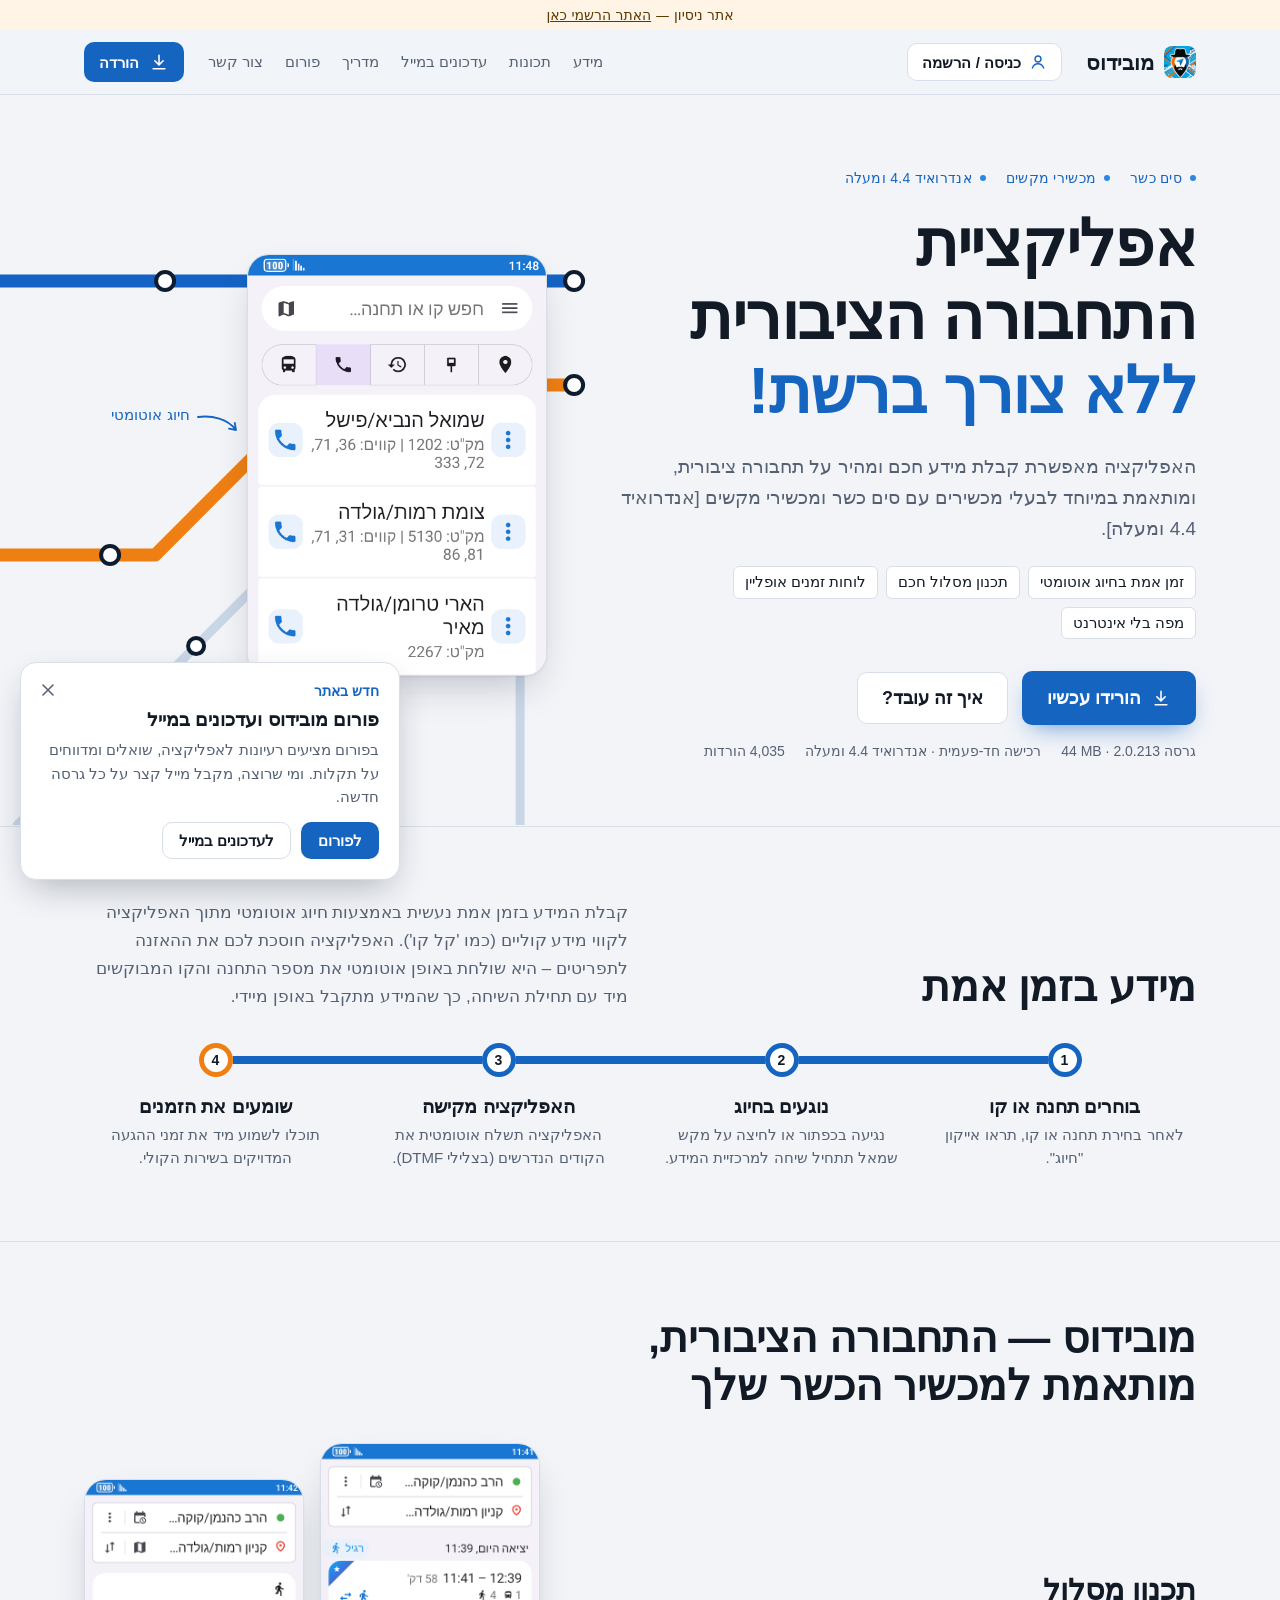
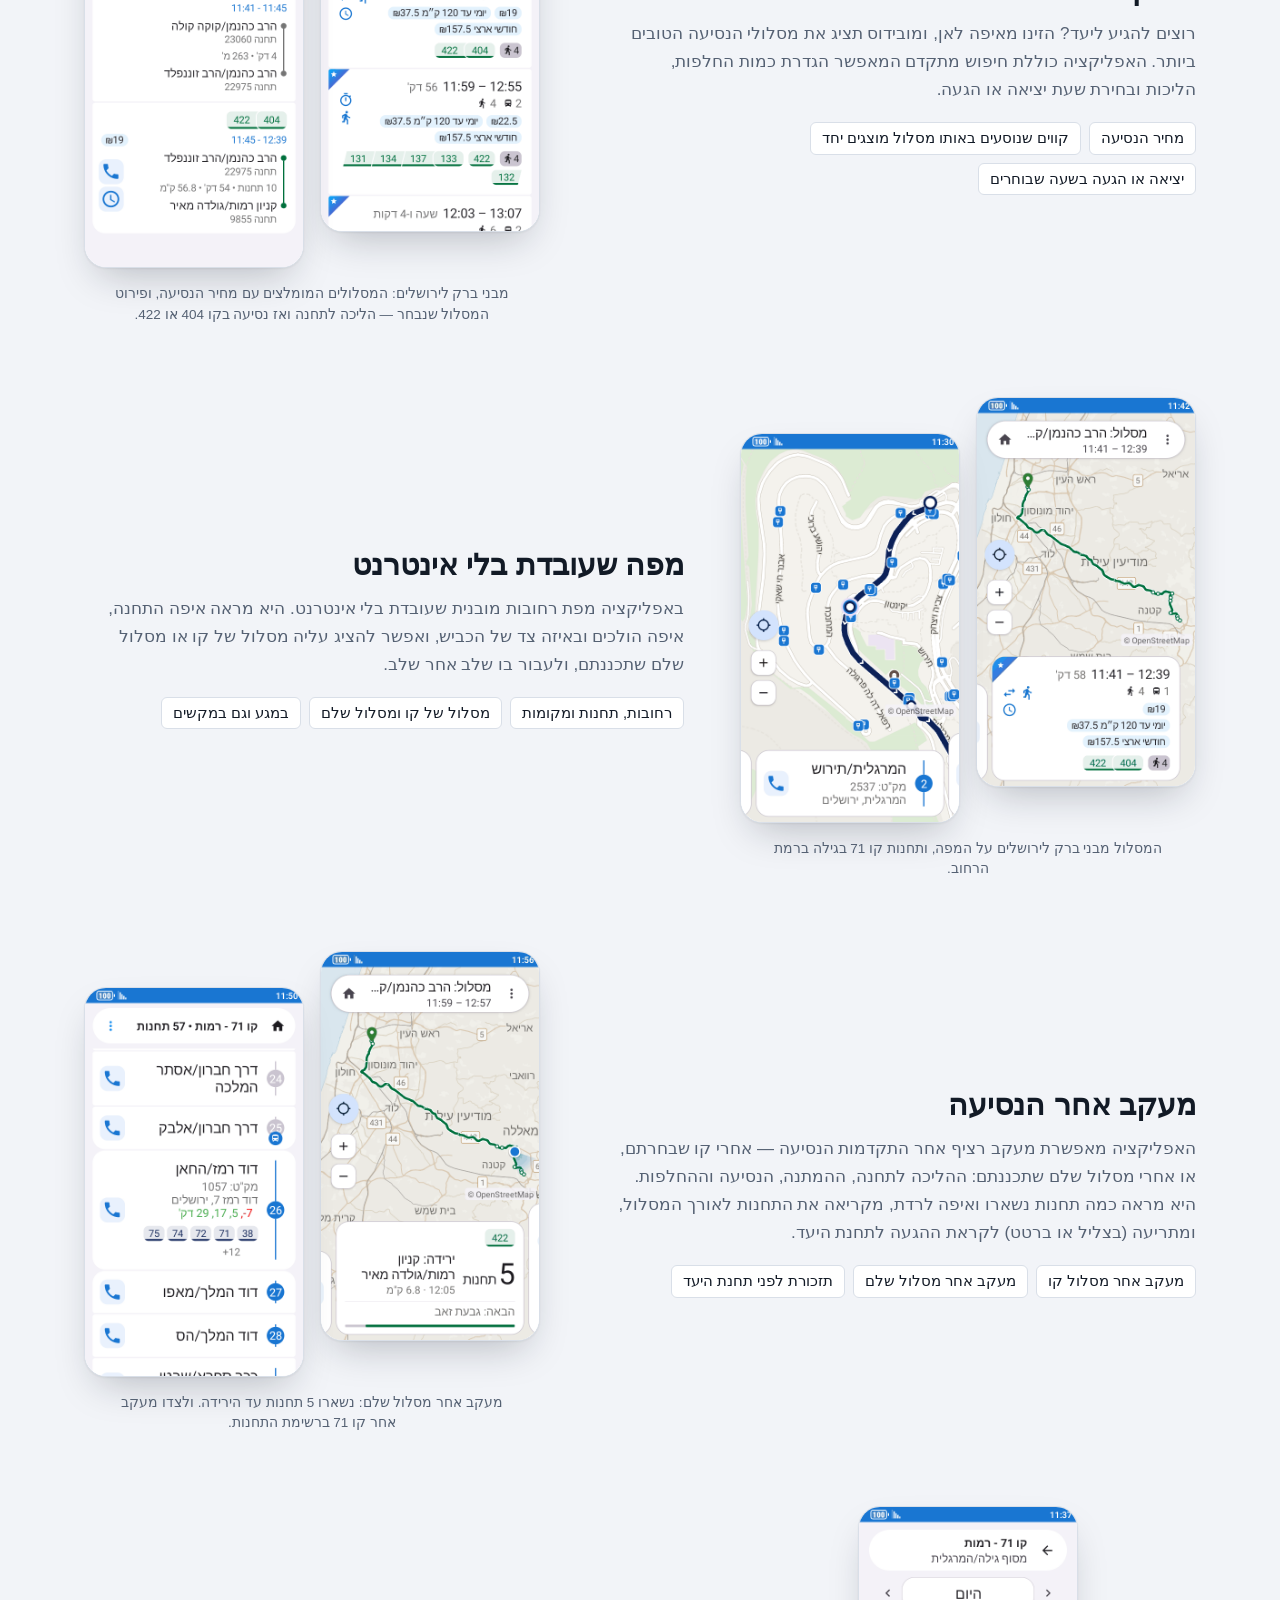
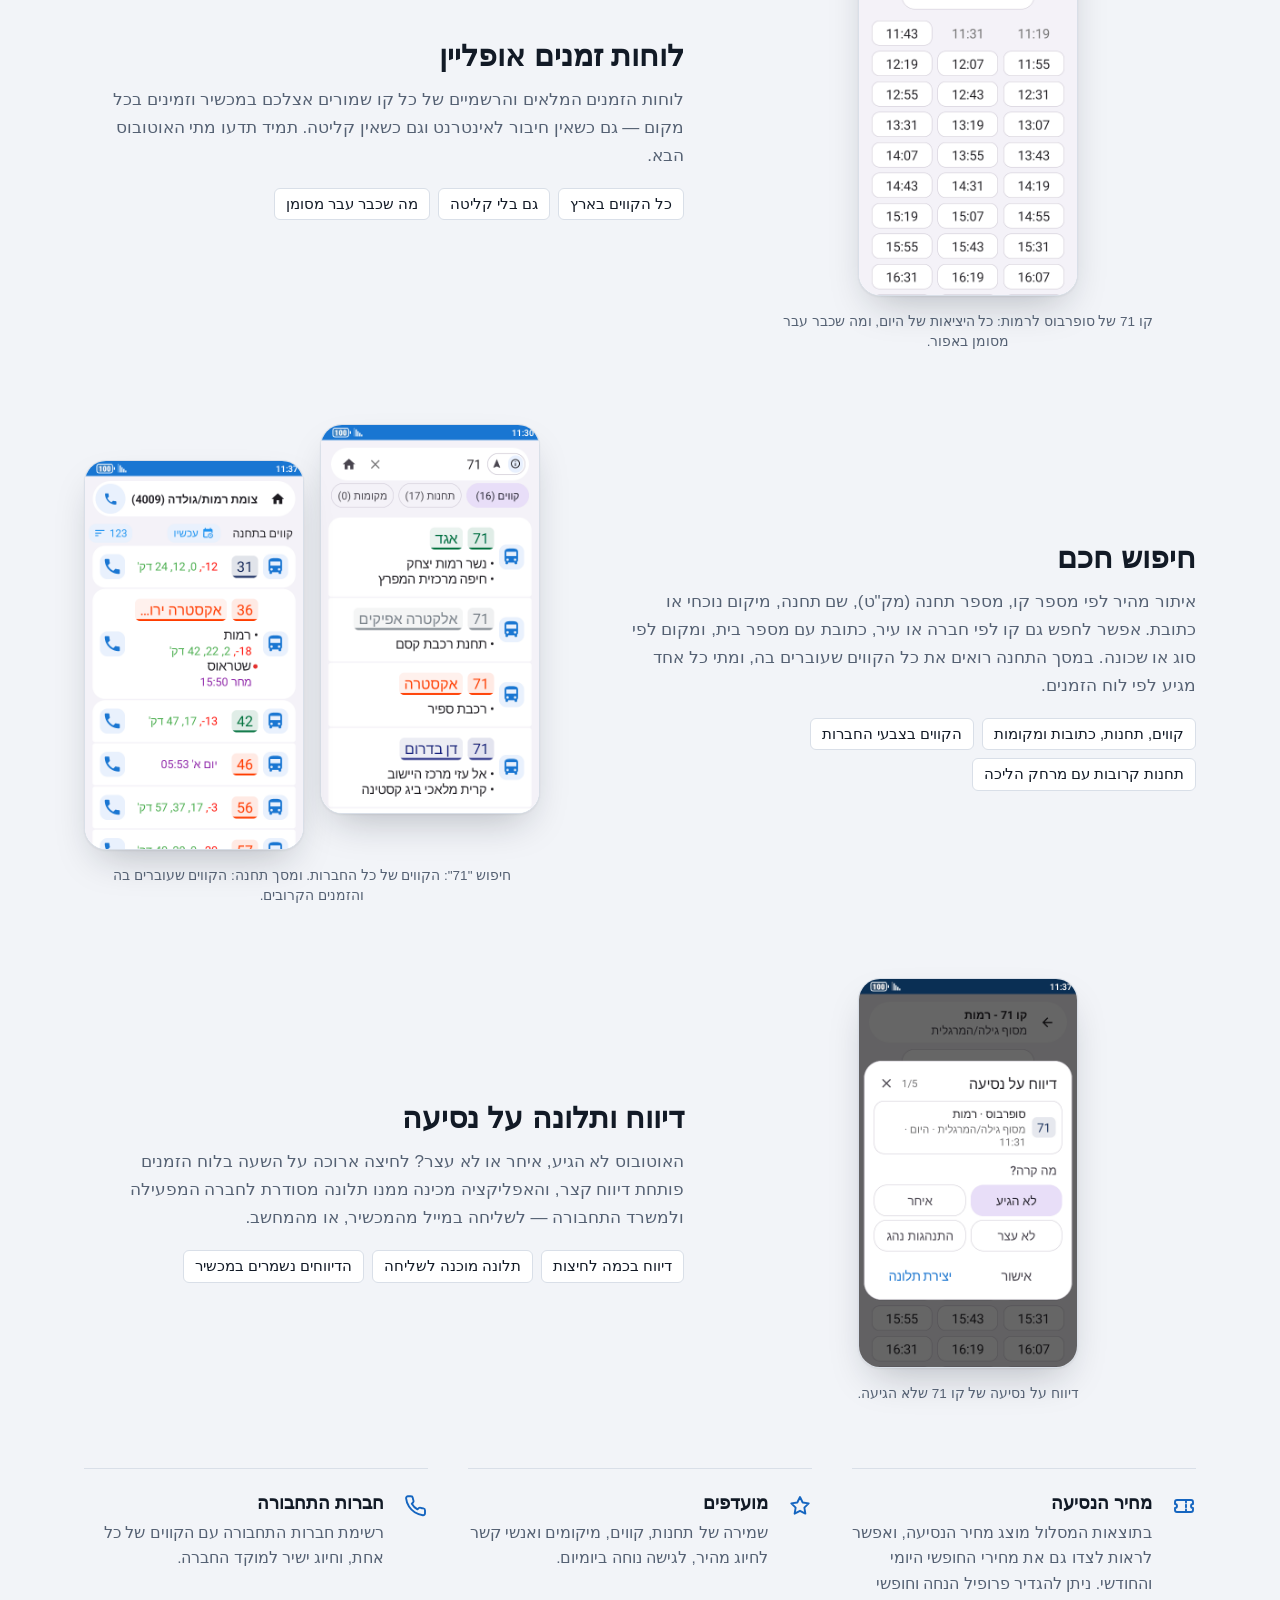
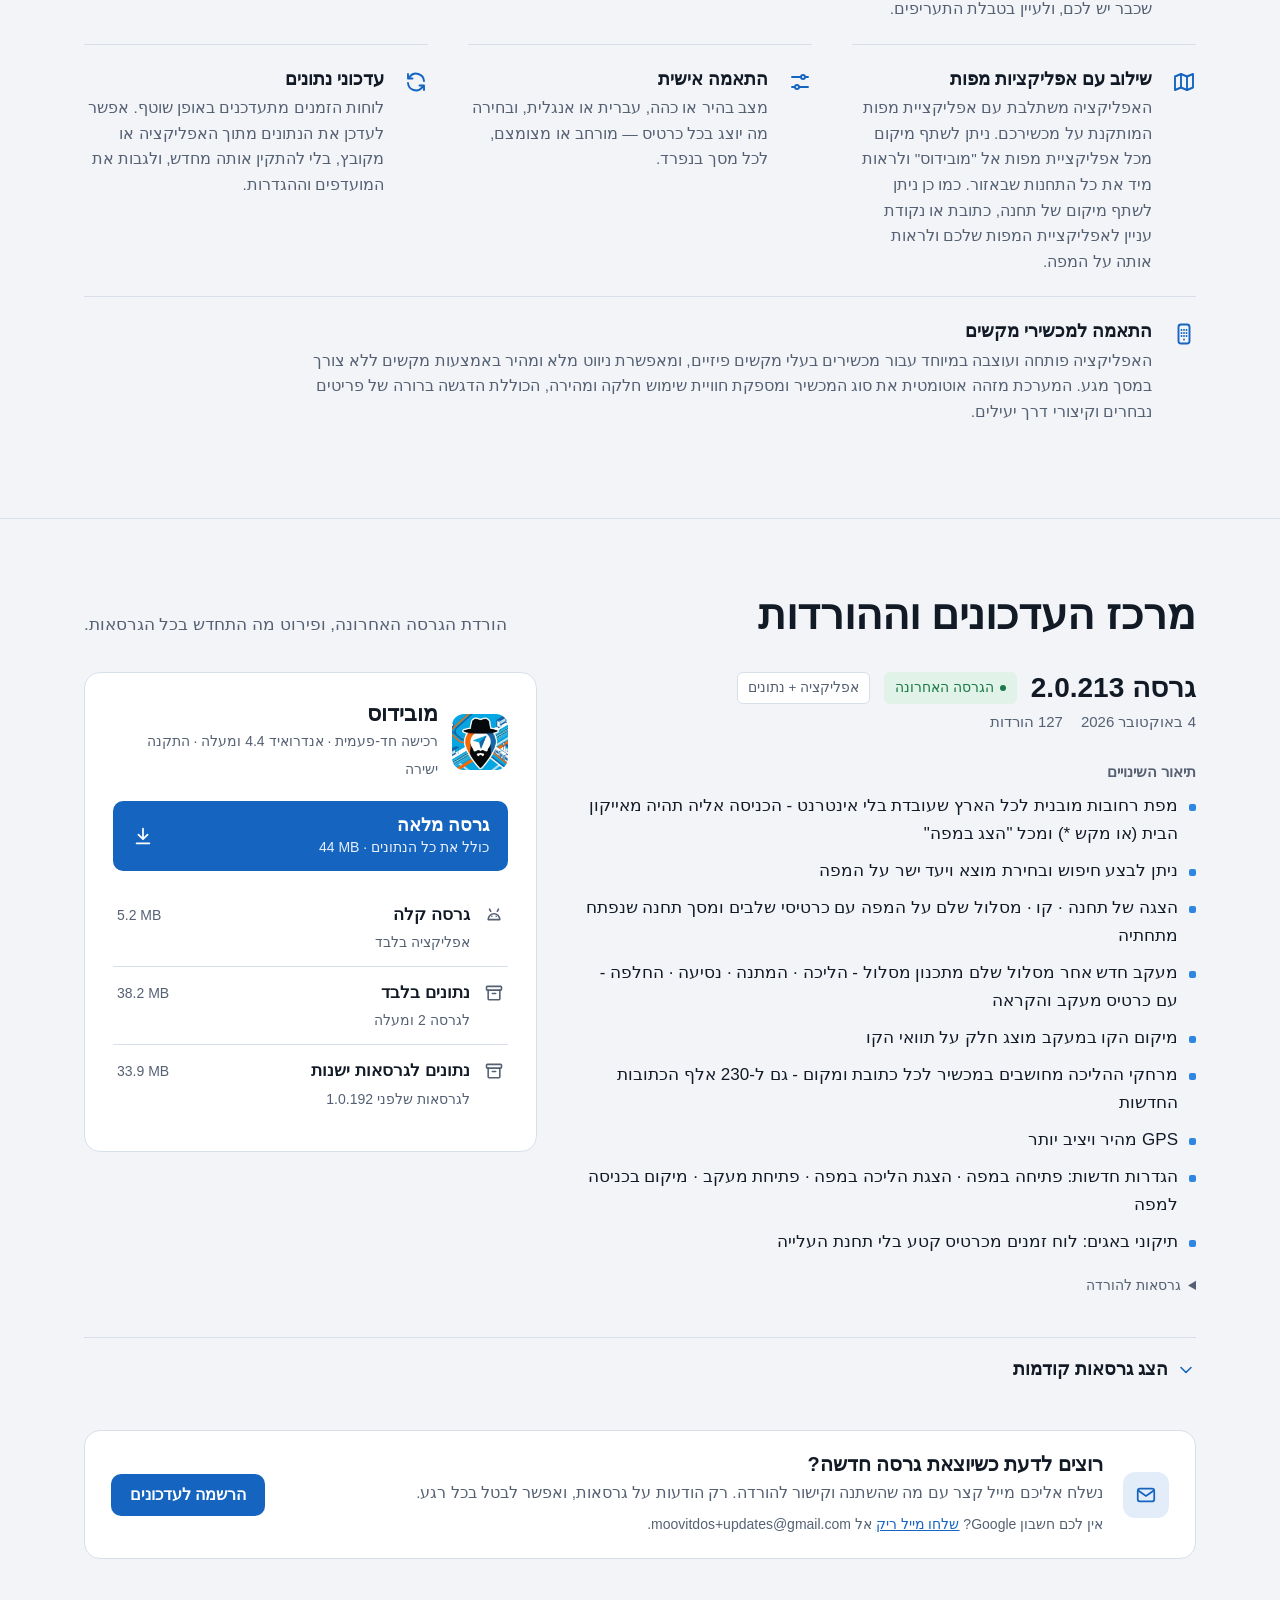
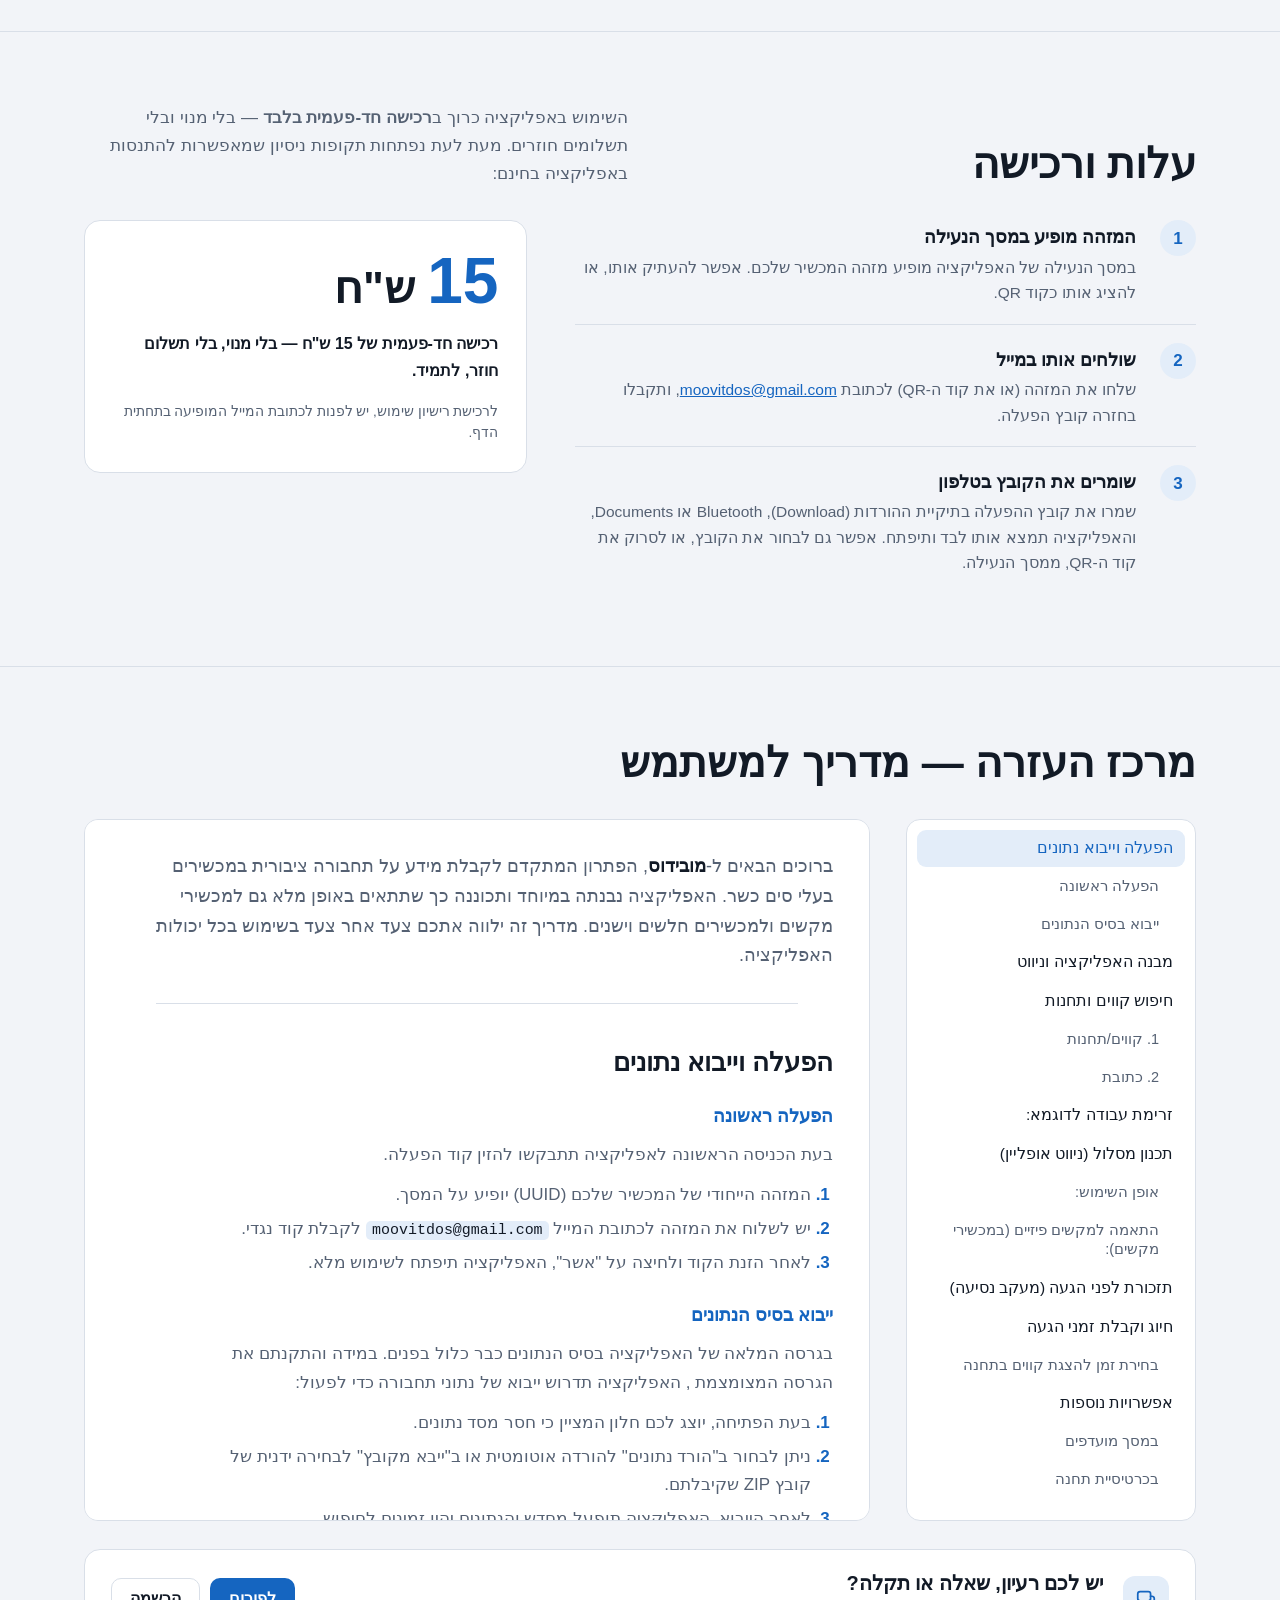
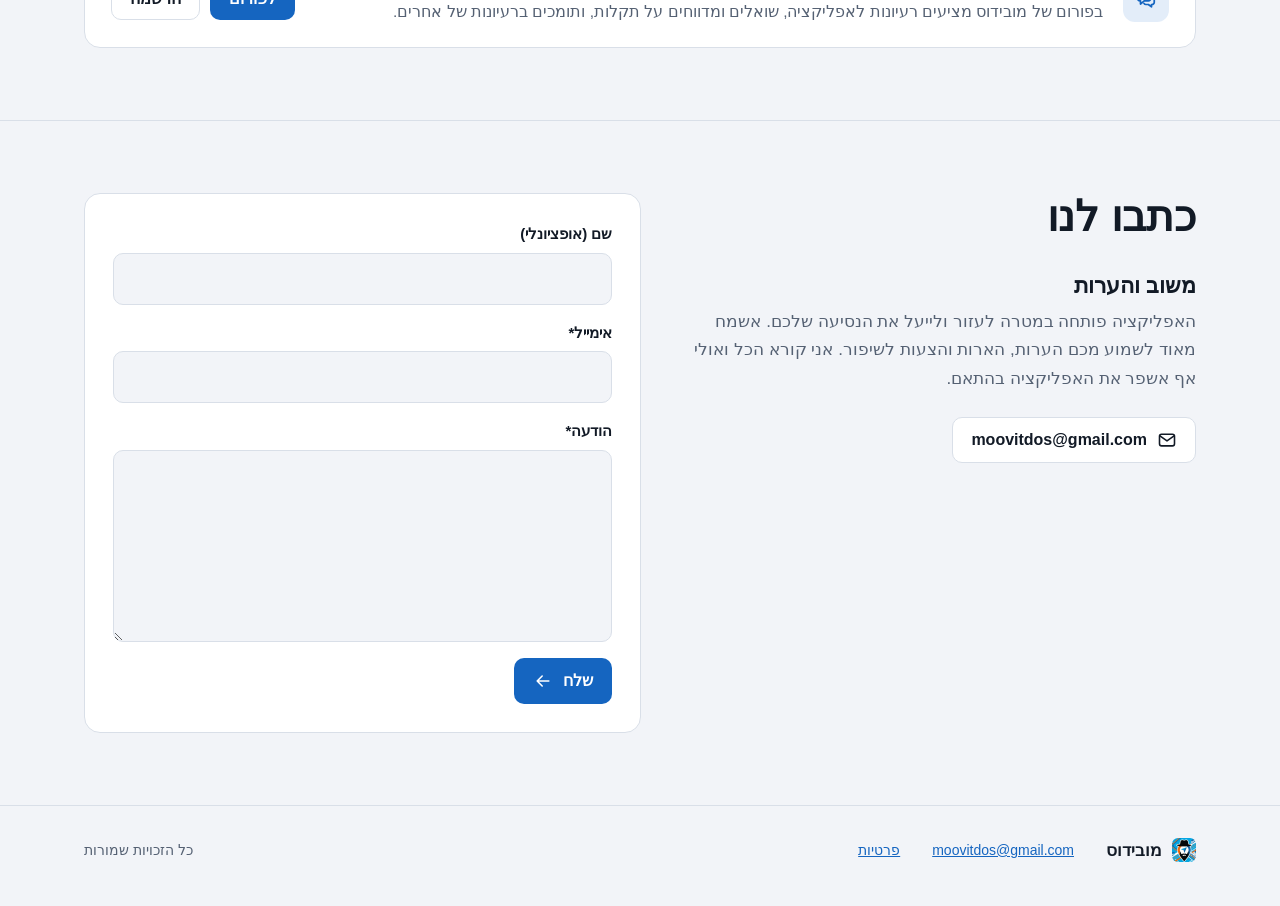
<file: index.html>
<!DOCTYPE html>
<html lang="he" dir="rtl">

<head>
  <meta charset="UTF-8">
  <meta name="viewport" content="width=device-width, initial-scale=1, viewport-fit=cover">
  <title>מובידוס - אפליקציית התחבורה הציבורית לבעלי סים כשר</title>

  <meta name="description" content="מובידוס - אפליקציית התחבורה הציבורית המובילה והמותאמת לבעלי סים כשר ולציבור החרדי. הורדה ישירה, זמני אוטובוסים ומידע בזמן אמת.">
  <meta name="keywords" content="מובידוס, תחבורה ציבורית, סים כשר, אפליקציה כשרה, זמני אוטובוסים, קווים, חרדים, Moovitdos">
  <meta name="robots" content="noindex, nofollow">
  <meta name="author" content="Moovitdos">
  <!-- the forum's API (cloud/board): signing in and the bell in the top bar (assets/board.js; forum.html has the same) -->
  <meta name="board-api" content="https://moovidos-board.moovitdos.workers.dev">
  <!-- What this page may load and talk to. The forum's script runs here too (the account in the top bar), so a new
       address the page talks to is added here as well: GitHub (the releases, the guide), the forum's API, Google's
       sign-in, the contact form. -->
  <meta http-equiv="Content-Security-Policy" content="default-src 'self'; script-src 'self' https://accounts.google.com/gsi/client; style-src 'self' 'unsafe-inline' https://fonts.googleapis.com https://accounts.google.com/gsi/style; font-src https://fonts.gstatic.com; img-src 'self' data: blob: http://localhost:8787 https://moovidos-board.moovitdos.workers.dev; connect-src 'self' https://api.github.com https://raw.githubusercontent.com http://localhost:8787 https://moovidos-board.moovitdos.workers.dev https://accounts.google.com/gsi/; frame-src https://accounts.google.com/gsi/; worker-src 'self'; base-uri 'self'; form-action https://formspree.io">
  <link rel="canonical" href="https://moovitdos.github.io/moovidos/">

  <meta property="og:title" content="מובידוס - אפליקציית התחבורה הציבורית לבעלי סים כשר">
  <meta property="og:description" content="הורידו את מובידוס - האפליקציה המובילה לתחבורה ציבורית, מותאמת אישית לציבור החרדי ולמכשירי סים כשר.">
  <meta property="og:type" content="website">
  <meta property="og:url" content="https://moovitdos.github.io/moovidos/">
  <meta property="og:site_name" content="מובידוס">
  <meta property="og:locale" content="he_IL">
  <meta property="og:image" content="https://moovitdos.github.io/moovidos/og-image.png">
  <meta property="og:image:width" content="1200">
  <meta property="og:image:height" content="630">
  <meta name="twitter:card" content="summary_large_image">

  <link rel="icon" href="logo.png" type="image/png">
  <link rel="shortcut icon" href="logo.png" type="image/png">
  <link rel="apple-touch-icon" href="logo.png">

  <script type="application/ld+json">
  {
    "@context": "https://schema.org",
    "@type": "Organization",
    "name": "מובידוס",
    "url": "https://moovitdos.github.io/moovidos/",
    "logo": "https://moovitdos.github.io/moovidos/logo.png"
  }
  </script>

  <link rel="preconnect" href="https://fonts.googleapis.com">
  <link rel="preconnect" href="https://fonts.gstatic.com" crossorigin>
  <link rel="stylesheet" href="https://fonts.googleapis.com/css2?family=Rubik:wght@300;400;500;600;700;800&display=swap">
  <link rel="stylesheet" href="assets/site.css">
  <script src="assets/site.js" defer></script>
</head>

<body>
  <div role="note" style="background:#FFF4E5;color:#5C3A00;font:14px/1.6 Rubik,system-ui,sans-serif;text-align:center;padding:4px 16px">אתר ניסיון — <a href="https://moovitdos.github.io/moovidos/" style="color:inherit;text-decoration:underline">האתר הרשמי כאן</a></div>
  <svg class="sprite" aria-hidden="true" focusable="false" xmlns="http://www.w3.org/2000/svg">
    <symbol id="i-download" viewBox="0 0 24 24"><path d="M12 4v11M7 10.5l5 5 5-5M5 20h14"/></symbol>
    <symbol id="i-user" viewBox="0 0 24 24"><circle cx="12" cy="8" r="4"/><path d="M4.5 20c1.3-3.6 4.2-5.6 7.5-5.6s6.2 2 7.5 5.6"/></symbol>
    <symbol id="i-phone" viewBox="0 0 24 24"><path d="M21 16.4v2.9a1.9 1.9 0 0 1-2.1 1.9 18.9 18.9 0 0 1-8.2-2.9 18.6 18.6 0 0 1-5.7-5.7A18.9 18.9 0 0 1 2.1 4.3 1.9 1.9 0 0 1 4 2.2h2.9a1.9 1.9 0 0 1 1.9 1.6c.12.9.34 1.8.66 2.7a1.9 1.9 0 0 1-.43 2L7.8 9.7a15.2 15.2 0 0 0 5.7 5.7l1.2-1.2a1.9 1.9 0 0 1 2-.43c.87.32 1.77.54 2.7.66a1.9 1.9 0 0 1 1.6 1.93z"/></symbol>
    <symbol id="i-android" viewBox="0 0 24 24"><path d="M5 17.5a7 7 0 0 1 14 0z"/><path d="M8 7.5L6.6 5M16 7.5l1.4-2.5"/><path d="M9.4 13.4h.01M14.6 13.4h.01"/></symbol>
    <symbol id="i-archive" viewBox="0 0 24 24"><rect x="3" y="4" width="18" height="4.5" rx="1"/><path d="M5 8.5V19a1 1 0 0 0 1 1h12a1 1 0 0 0 1-1V8.5M10 12.5h4"/></symbol>
    <symbol id="i-mail" viewBox="0 0 24 24"><rect x="3" y="5" width="18" height="14" rx="2.5"/><path d="M3.5 7l8.5 6 8.5-6"/></symbol>
    <symbol id="i-chev-d" viewBox="0 0 24 24"><path d="M6 9l6 6 6-6"/></symbol>
    <symbol id="i-chev-r" viewBox="0 0 24 24"><path d="M9 18l6-6-6-6"/></symbol>
    <symbol id="i-chev-l" viewBox="0 0 24 24"><path d="M15 18l-6-6 6-6"/></symbol>
    <symbol id="i-close" viewBox="0 0 24 24"><path d="M6 6l12 12M18 6L6 18"/></symbol>
    <symbol id="i-send" viewBox="0 0 24 24"><path d="M19 12H5M11 6l-6 6 6 6"/></symbol>
    <symbol id="i-book" viewBox="0 0 24 24"><path d="M4 19.5A2.5 2.5 0 0 1 6.5 17H20V3H6.5A2.5 2.5 0 0 0 4 5.5z"/><path d="M4 19.5A2.5 2.5 0 0 0 6.5 22H20v-5"/></symbol>
    <symbol id="i-map" viewBox="0 0 24 24"><path d="M9 4L3 6.5v13.5l6-2.5 6 2.5 6-2.5V4l-6 2.5z"/><path d="M9 4v13.5M15 6.5V20"/></symbol>
    <symbol id="i-star" viewBox="0 0 24 24"><path d="M12 3l2.7 5.5 6 .9-4.35 4.25 1.03 6L12 16.8l-5.38 2.85 1.03-6L3.3 9.4l6-.9z"/></symbol>
    <symbol id="i-key" viewBox="0 0 24 24"><rect x="6.5" y="2.5" width="11" height="19" rx="2.5"/><path d="M9.5 8h.01M12 8h.01M14.5 8h.01M9.5 11h.01M12 11h.01M14.5 11h.01M9.5 14h.01M12 14h.01M14.5 14h.01M12 17.5h.01"/></symbol>
    <symbol id="i-ticket" viewBox="0 0 24 24"><path d="M3 8a2 2 0 0 1 2-2h14a2 2 0 0 1 2 2v2a2 2 0 0 0 0 4v2a2 2 0 0 1-2 2H5a2 2 0 0 1-2-2v-2a2 2 0 0 0 0-4z"/><path d="M14 6v2.5M14 10.8v2.4M14 15.5V18"/></symbol>
    <symbol id="i-sliders" viewBox="0 0 24 24"><path d="M4 7h9M17 7h3M4 17h3M11 17h9"/><circle cx="15" cy="7" r="2"/><circle cx="9" cy="17" r="2"/></symbol>
    <symbol id="i-chat" viewBox="0 0 24 24"><path d="M5.5 4h9A2.5 2.5 0 0 1 17 6.5v5a2.5 2.5 0 0 1-2.5 2.5H10l-4 3.5V14h-.5A2.5 2.5 0 0 1 3 11.5v-5A2.5 2.5 0 0 1 5.5 4z"/><path d="M17 9h1.5A2.5 2.5 0 0 1 21 11.5v4a2.5 2.5 0 0 1-2.5 2.5H18v2.5L14.5 18H12a2.5 2.5 0 0 1-2.2-1.3"/></symbol>
    <symbol id="i-refresh" viewBox="0 0 24 24"><path d="M20 11a8 8 0 0 0-14.2-4.4L4 8.5M4 4v4.5h4.5M4 13a8 8 0 0 0 14.2 4.4l1.8-1.9M20 20v-4.5h-4.5"/></symbol>
  </svg>

  <a href="#content-area" class="skip-link">דלג לאזור ההורדה</a>

  <header class="top">
    <div class="wrap">
      <a class="brand" href="#home"><img src="logo.png" alt="" width="32" height="32"><span>מובידוס</span></a>
      <!-- the forum's account, on the right beside the logo (the owner, 4.10.2026): "כניסה / הרשמה" for a visitor (it opens on the tab this browser most likely wants); for a member
           board.js draws the bell and the account's menu.
           site.js loads the forum's script only for a member, or when "כניסה" is pressed (wireAccount). -->
      <div class="top__user" id="user"><button type="button" class="btn btn-quiet account-btn" data-act="auth" data-tab="auto" aria-label="כניסה / הרשמה"><svg class="ic" aria-hidden="true"><use href="#i-user"/></svg><span>כניסה / הרשמה</span></button></div>
      <nav class="nav" aria-label="ניווט ראשי">
        <a href="#info-section">מידע</a>
        <a href="#features">תכונות</a>
        <a href="#updates">עדכונים במייל</a>
        <a href="#guide">מדריך</a>
        <a href="forum.html">פורום</a>
        <a href="#contact-section">צור קשר</a>
      </nav>
      <a class="btn btn-primary" href="#downloads">
        <svg class="ic" aria-hidden="true"><use href="#i-download"/></svg>הורדה
      </a>
    </div>
  </header>

  <main>
    <!-- hero -->
    <section class="hero" id="home">
      <div class="wrap">
        <div>
          <div class="eyebrow"><span>סים כשר</span><span>מכשירי מקשים</span><span>אנדרואיד 4.4 ומעלה</span></div>
          <h1>אפליקציית התחבורה הציבורית <em>ללא צורך ברשת!</em></h1>
          <p class="lede">האפליקציה מאפשרת קבלת מידע חכם ומהיר על תחבורה ציבורית, ומותאמת במיוחד לבעלי מכשירים עם סים כשר ומכשירי מקשים [אנדרואיד 4.4 ומעלה].</p>
          <div class="types" aria-label="עיקרי האפליקציה"><span>זמן אמת בחיוג אוטומטי</span><span>תכנון מסלול חכם</span><span>לוחות זמנים אופליין</span><span>מפה בלי אינטרנט</span></div>
          <div class="cta">
            <a class="btn btn-primary" data-hero-download href="#downloads">
              <svg class="ic" aria-hidden="true"><use href="#i-download"/></svg>הורידו עכשיו
            </a>
            <a class="btn btn-quiet" href="#info-section">איך זה עובד?</a>
          </div>
          <div class="meta">
            <span data-hero-version hidden></span>
            <span>רכישה חד-פעמית · אנדרואיד 4.4 ומעלה</span>
            <span data-total-downloads hidden></span>
          </div>
        </div>

        <div class="moment" aria-label="דוגמה: נגיעה באייקון החיוג ליד תחנה שמורה מחייגת לקו המידע">
          <div class="phone">
            <img src="assets/shots/dial.png" width="480" height="854" alt="מסך החיוג המהיר במובידוס: לכל תחנה שמורה מספר מק&quot;ט, הקווים שלה ואייקון חיוג">
            <span class="ring" aria-hidden="true"></span><span class="ring r2" aria-hidden="true"></span>
            <span class="hint" aria-hidden="true"><svg viewBox="0 0 46 26" fill="none" stroke="currentColor" stroke-width="1.8" stroke-linecap="round" stroke-linejoin="round"><path d="M2 6c14-2 30 2 38 13M40 19l-1.2-7M40 19l-7-1.4"/></svg>חיוג אוטומטי</span>
          </div>
        </div>
      </div>
    </section>

    <!-- real-time: a real sequence -->
    <section class="section" id="info-section">
      <div class="wrap">
        <div class="section-head">
          <h2>מידע בזמן אמת</h2>
          <p>קבלת המידע בזמן אמת נעשית באמצעות חיוג אוטומטי מתוך האפליקציה לקווי מידע קוליים (כמו 'קל קו'). האפליקציה חוסכת לכם את ההאזנה לתפריטים – היא שולחת באופן אוטומטי את מספר התחנה והקו המבוקשים מיד עם תחילת השיחה, כך שהמידע מתקבל באופן מיידי.</p>
        </div>
        <ol class="flow">
          <li><b>בוחרים תחנה או קו</b><span>לאחר בחירת תחנה או קו, תראו אייקון "חיוג".</span></li>
          <li><b>נוגעים בחיוג</b><span>נגיעה בכפתור או לחיצה על מקש שמאל תתחיל שיחה למרכזיית המידע.</span></li>
          <li><b>האפליקציה מקישה</b><span>האפליקציה תשלח אוטומטית את הקודים הנדרשים (בצלילי <span class="ltr">DTMF</span>).</span></li>
          <li><b>שומעים את הזמנים</b><span>תוכלו לשמוע מיד את זמני ההגעה המדויקים בשירות הקולי.</span></li>
        </ol>
      </div>
    </section>

    <!-- features: each one beside real screenshots of the app (assets/shots/, taken on a 480x854 phone) -->
    <section class="section" id="features">
      <div class="wrap">
        <div class="section-head">
          <h2>מובידוס — התחבורה הציבורית, מותאמת למכשיר הכשר שלך</h2>
        </div>

        <div class="showcase">
          <article class="show">
            <div class="show__text">
              <h3>תכנון מסלול</h3>
              <p>רוצים להגיע ליעד? הזינו מאיפה לאן, ומובידוס תציג את מסלולי הנסיעה הטובים ביותר. האפליקציה כוללת חיפוש מתקדם המאפשר הגדרת כמות החלפות, הליכות ובחירת שעת יציאה או הגעה.</p>
              <ul class="show__facts">
                <li>מחיר הנסיעה</li>
                <li>קווים שנוסעים באותו מסלול מוצגים יחד</li>
                <li>יציאה או הגעה בשעה שבוחרים</li>
              </ul>
            </div>
            <figure class="show__visual">
              <div class="shots shots--pair">
                <button type="button" class="shot" aria-label="הגדלת הצילום: תוצאות תכנון מסלול"><img src="assets/shots/routes.png" width="480" height="854" loading="lazy" decoding="async" alt="תוצאות תכנון מסלול מבני ברק לירושלים: שעות היציאה וההגעה, מחיר הנסיעה, והקווים 404 ו-422 יחד"></button>
                <button type="button" class="shot" aria-label="הגדלת הצילום: פירוט המסלול"><img src="assets/shots/journey.png" width="480" height="854" loading="lazy" decoding="async" alt="פירוט המסלול: הליכה של 4 דקות לתחנה, ואז נסיעה בקו 404 או 422 עד קניון רמות"></button>
              </div>
              <figcaption>מבני ברק לירושלים: המסלולים המומלצים עם מחיר הנסיעה, ופירוט המסלול שנבחר — הליכה לתחנה ואז נסיעה בקו 404 או 422.</figcaption>
            </figure>
          </article>

          <article class="show">
            <div class="show__text">
              <h3>מפה שעובדת בלי אינטרנט</h3>
              <p>באפליקציה מפת רחובות מובנית שעובדת בלי אינטרנט. היא מראה איפה התחנה, איפה הולכים ובאיזה צד של הכביש, ואפשר להציג עליה מסלול של קו או מסלול שלם שתכננתם, ולעבור בו שלב אחר שלב.</p>
              <ul class="show__facts">
                <li>רחובות, תחנות ומקומות</li>
                <li>מסלול של קו ומסלול שלם</li>
                <li>במגע וגם במקשים</li>
              </ul>
            </div>
            <figure class="show__visual">
              <div class="shots shots--pair">
                <button type="button" class="shot" aria-label="הגדלת הצילום: מסלול שלם על המפה"><img src="assets/shots/map-journey.png" width="480" height="854" loading="lazy" decoding="async" alt="המסלול מבני ברק לירושלים על המפה של האפליקציה, ומתחתיו כרטיס המסלול"></button>
                <button type="button" class="shot" aria-label="הגדלת הצילום: המפה ברמת הרחוב"><img src="assets/shots/map-street.png" width="480" height="854" loading="lazy" decoding="async" alt="המפה ברמת הרחוב: תחנות קו 71 בגילה, שמות הרחובות וכיוון הנסיעה"></button>
              </div>
              <figcaption>המסלול מבני ברק לירושלים על המפה, ותחנות קו 71 בגילה ברמת הרחוב.</figcaption>
            </figure>
          </article>

          <article class="show">
            <div class="show__text">
              <h3>מעקב אחר הנסיעה</h3>
              <p>האפליקציה מאפשרת מעקב רציף אחר התקדמות הנסיעה — אחרי קו שבחרתם, או אחרי מסלול שלם שתכננתם: ההליכה לתחנה, ההמתנה, הנסיעה וההחלפות. היא מראה כמה תחנות נשארו ואיפה לרדת, מקריאה את התחנות לאורך המסלול, ומתריעה (בצליל או ברטט) לקראת ההגעה לתחנת היעד.</p>
              <ul class="show__facts">
                <li>מעקב אחר מסלול קו</li>
                <li>מעקב אחר מסלול שלם</li>
                <li>תזכורת לפני תחנת היעד</li>
              </ul>
            </div>
            <figure class="show__visual">
              <div class="shots shots--pair">
                <button type="button" class="shot" aria-label="הגדלת הצילום: מעקב אחר מסלול שלם"><img src="assets/shots/track-journey.png" width="480" height="854" loading="lazy" decoding="async" alt="מעקב אחר מסלול שלם על המפה: נשארו 5 תחנות עד הירידה בקניון רמות, והתחנה הבאה גבעת זאב"></button>
                <button type="button" class="shot" aria-label="הגדלת הצילום: מעקב אחר מסלול קו"><img src="assets/shots/track-line.png" width="480" height="854" loading="lazy" decoding="async" alt="מעקב אחר קו 71 ברשימת התחנות: האוטובוס בין שתי תחנות, והתחנה הבאה עם הזמנים והקווים שלה"></button>
              </div>
              <figcaption>מעקב אחר מסלול שלם: נשארו 5 תחנות עד הירידה. ולצדו מעקב אחר קו 71 ברשימת התחנות.</figcaption>
            </figure>
          </article>

          <article class="show">
            <div class="show__text">
              <h3>לוחות זמנים אופליין</h3>
              <p>לוחות הזמנים המלאים והרשמיים של כל קו שמורים אצלכם במכשיר וזמינים בכל מקום — גם כשאין חיבור לאינטרנט וגם כשאין קליטה. תמיד תדעו מתי האוטובוס הבא.</p>
              <ul class="show__facts">
                <li>כל הקווים בארץ</li>
                <li>גם בלי קליטה</li>
                <li>מה שכבר עבר מסומן</li>
              </ul>
            </div>
            <figure class="show__visual">
              <div class="shots">
                <button type="button" class="shot" aria-label="הגדלת הצילום: לוח זמנים"><img src="assets/shots/schedule.png" width="480" height="854" loading="lazy" decoding="async" alt="לוח הזמנים של קו 71 לרמות: שעות היציאה של היום, והשעות שכבר עברו באפור"></button>
              </div>
              <figcaption>קו 71 של סופרבוס לרמות: כל היציאות של היום, ומה שכבר עבר מסומן באפור.</figcaption>
            </figure>
          </article>

          <article class="show">
            <div class="show__text">
              <h3>חיפוש חכם</h3>
              <p>איתור מהיר לפי מספר קו, מספר תחנה (מק"ט), שם תחנה, מיקום נוכחי או כתובת. אפשר לחפש גם קו לפי חברה או עיר, כתובת עם מספר בית, ומקום לפי סוג או שכונה. במסך התחנה רואים את כל הקווים שעוברים בה, ומתי כל אחד מגיע לפי לוח הזמנים.</p>
              <ul class="show__facts">
                <li>קווים, תחנות, כתובות ומקומות</li>
                <li>הקווים בצבעי החברות</li>
                <li>תחנות קרובות עם מרחק הליכה</li>
              </ul>
            </div>
            <figure class="show__visual">
              <div class="shots shots--pair">
                <button type="button" class="shot" aria-label="הגדלת הצילום: תוצאות חיפוש"><img src="assets/shots/search.png" width="480" height="854" loading="lazy" decoding="async" alt="תוצאות חיפוש של 71: קווים של אגד, אלקטרה אפיקים, אקסטרה ודן בדרום, כל אחד בצבע החברה"></button>
                <button type="button" class="shot" aria-label="הגדלת הצילום: מסך תחנה"><img src="assets/shots/stop.png" width="480" height="854" loading="lazy" decoding="async" alt="מסך התחנה צומת רמות/גולדה: הקווים שעוברים בה והזמנים הקרובים של כל קו"></button>
              </div>
              <figcaption>חיפוש "71": הקווים של כל החברות. ומסך תחנה: הקווים שעוברים בה והזמנים הקרובים.</figcaption>
            </figure>
          </article>

          <article class="show">
            <div class="show__text">
              <h3>דיווח ותלונה על נסיעה</h3>
              <p>האוטובוס לא הגיע, איחר או לא עצר? לחיצה ארוכה על השעה בלוח הזמנים פותחת דיווח קצר, והאפליקציה מכינה ממנו תלונה מסודרת לחברה המפעילה ולמשרד התחבורה — לשליחה במייל מהמכשיר, או מהמחשב.</p>
              <ul class="show__facts">
                <li>דיווח בכמה לחיצות</li>
                <li>תלונה מוכנה לשליחה</li>
                <li>הדיווחים נשמרים במכשיר</li>
              </ul>
            </div>
            <figure class="show__visual">
              <div class="shots">
                <button type="button" class="shot" aria-label="הגדלת הצילום: דיווח על נסיעה"><img src="assets/shots/report.png" width="480" height="854" loading="lazy" decoding="async" alt="דיווח על נסיעה של קו 71: לא הגיע, איחר, לא עצר או התנהגות נהג"></button>
              </div>
              <figcaption>דיווח על נסיעה של קו 71 שלא הגיעה.</figcaption>
            </figure>
          </article>
        </div>

        <div class="more-grid">
          <div class="feat">
            <svg class="ic" aria-hidden="true"><use href="#i-ticket"/></svg>
            <h3>מחיר הנסיעה</h3>
            <p>בתוצאות המסלול מוצג מחיר הנסיעה, ואפשר לראות לצדו גם את מחירי החופשי היומי והחודשי. ניתן להגדיר פרופיל הנחה וחופשי שכבר יש לכם, ולעיין בטבלת התעריפים.</p>
          </div>
          <div class="feat">
            <svg class="ic" aria-hidden="true"><use href="#i-star"/></svg>
            <h3>מועדפים</h3>
            <p>שמירה של תחנות, קווים, מיקומים ואנשי קשר לחיוג מהיר, לגישה נוחה ביומיום.</p>
          </div>
          <div class="feat">
            <svg class="ic" aria-hidden="true"><use href="#i-phone"/></svg>
            <h3>חברות התחבורה</h3>
            <p>רשימת חברות התחבורה עם הקווים של כל אחת, וחיוג ישיר למוקד החברה.</p>
          </div>
          <div class="feat">
            <svg class="ic" aria-hidden="true"><use href="#i-map"/></svg>
            <h3>שילוב עם אפליקציות מפות</h3>
            <p>האפליקציה משתלבת עם אפליקציית מפות המותקנת על מכשירכם. ניתן לשתף מיקום מכל אפליקציית מפות אל "מובידוס" ולראות מיד את כל התחנות שבאזור. כמו כן ניתן לשתף מיקום של תחנה, כתובת או נקודת עניין לאפליקציית המפות שלכם ולראות אותה על המפה.</p>
          </div>
          <div class="feat">
            <svg class="ic" aria-hidden="true"><use href="#i-sliders"/></svg>
            <h3>התאמה אישית</h3>
            <p>מצב בהיר או כהה, עברית או אנגלית, ובחירה מה יוצג בכל כרטיס — מורחב או מצומצם, לכל מסך בנפרד.</p>
          </div>
          <div class="feat">
            <svg class="ic" aria-hidden="true"><use href="#i-refresh"/></svg>
            <h3>עדכוני נתונים</h3>
            <p>לוחות הזמנים מתעדכנים באופן שוטף. אפשר לעדכן את הנתונים מתוך האפליקציה או מקובץ, בלי להתקין אותה מחדש, ולגבות את המועדפים וההגדרות.</p>
          </div>
          <div class="feat feat--wide">
            <svg class="ic" aria-hidden="true"><use href="#i-key"/></svg>
            <h3>התאמה למכשירי מקשים</h3>
            <p>האפליקציה פותחה ועוצבה במיוחד עבור מכשירים בעלי מקשים פיזיים, ומאפשרת ניווט מלא ומהיר באמצעות מקשים ללא צורך במסך מגע. המערכת מזהה אוטומטית את סוג המכשיר ומספקת חוויית שימוש חלקה ומהירה, הכוללת הדגשה ברורה של פריטים נבחרים וקיצורי דרך יעילים.</p>
          </div>
        </div>
      </div>
    </section>

    <!-- downloads -->
    <section class="section" id="downloads">
      <div class="wrap">
        <div class="section-head">
          <h2>מרכז העדכונים וההורדות</h2>
          <p>הורדת הגרסה האחרונה, ופירוט מה התחדש בכל הגרסאות.</p>
        </div>
        <div id="content-area" data-state="loading" aria-live="polite">
          <div class="loading">
            <p>טוען נתונים…</p>
            <a href="https://github.com/moovitdos/moovidos/releases/latest" target="_blank" rel="noopener">לדף הגרסאות ב-GitHub</a>
          </div>
        </div>

        <!-- updates by e-mail: the Google Form takes the verified address of the visitor's Google account;
             the mailto is the path for an address that is not a Google account (tools/updates/send_gmail_updates.py) -->
        <aside class="notify" id="updates" aria-labelledby="updates-title">
          <svg class="ic" aria-hidden="true"><use href="#i-mail"/></svg>
          <div>
            <h3 id="updates-title">רוצים לדעת כשיוצאת גרסה חדשה?</h3>
            <p>נשלח אליכם מייל קצר עם מה שהשתנה וקישור להורדה. רק הודעות על גרסאות, ואפשר לבטל בכל רגע.</p>
            <p class="notify__alt">אין לכם חשבון Google? <a href="mailto:moovitdos%2Bupdates@gmail.com?subject=%D7%94%D7%A8%D7%A9%D7%9E%D7%94%20%D7%9C%D7%A2%D7%93%D7%9B%D7%95%D7%A0%D7%99%20%D7%9E%D7%95%D7%91%D7%99%D7%93%D7%95%D7%A1&amp;body=%D7%A9%D7%9C%D7%97%D7%95%20%D7%90%D7%AA%20%D7%94%D7%9E%D7%99%D7%99%D7%9C%20%D7%94%D7%96%D7%94%20%D7%9B%D7%9E%D7%95%20%D7%A9%D7%94%D7%95%D7%90%2C%20%D7%95%D7%AA%D7%A7%D7%91%D7%9C%D7%95%20%D7%94%D7%95%D7%93%D7%A2%D7%94%20%D7%A2%D7%9C%20%D7%9B%D7%9C%20%D7%92%D7%A8%D7%A1%D7%94%20%D7%97%D7%93%D7%A9%D7%94%20%D7%A9%D7%9C%20%D7%9E%D7%95%D7%91%D7%99%D7%93%D7%95%D7%A1.">שלחו מייל ריק</a> אל <span class="ltr">moovitdos+updates@gmail.com</span>.</p>
          </div>
          <a class="btn btn-primary" href="https://docs.google.com/forms/d/e/1FAIpQLSeEu_TmsOLeKCMEAPBKY3AxKsVJwC5gooqyV-hGqyZfscOLNw/viewform" target="_blank" rel="noopener">הרשמה לעדכונים</a>
        </aside>
      </div>
    </section>

    <!-- cost + activation -->
    <section class="section" id="price">
      <div class="wrap">
        <div class="section-head">
          <h2>עלות ורכישה</h2>
          <p>השימוש באפליקציה כרוך ב<strong>רכישה חד-פעמית בלבד</strong> — בלי מנוי ובלי תשלומים חוזרים. מעת לעת נפתחות תקופות ניסיון שמאפשרות להתנסות באפליקציה בחינם:</p>
        </div>
        <div class="get-grid">
          <ol class="steps">
            <li>
              <h3>המזהה מופיע במסך הנעילה</h3>
              <p>במסך הנעילה של האפליקציה מופיע מזהה המכשיר שלכם. אפשר להעתיק אותו, או להציג אותו <span class="nw">כקוד QR</span>.</p>
            </li>
            <li>
              <h3>שולחים אותו במייל</h3>
              <p>שלחו את המזהה (או את <span class="nw">קוד ה-QR</span>) לכתובת <a href="mailto:moovitdos@gmail.com"><span class="ltr">moovitdos@gmail.com</span></a>, ותקבלו בחזרה קובץ הפעלה.</p>
            </li>
            <li>
              <h3>שומרים את הקובץ בטלפון</h3>
              <p>שמרו את קובץ ההפעלה בתיקיית ההורדות (<span class="ltr">Download</span>), <span class="ltr">Bluetooth</span> או <span class="ltr">Documents</span>, והאפליקציה תמצא אותו לבד ותיפתח. אפשר גם לבחור את הקובץ, או לסרוק את <span class="nw">קוד ה-QR</span>, ממסך הנעילה.</p>
            </li>
          </ol>
          <aside class="card price" aria-label="מחיר">
            <p class="price__amount"><span class="num">15</span> ש"ח</p>
            <p class="price__line"><strong>רכישה חד-פעמית של 15 ש"ח — בלי מנוי, בלי תשלום חוזר, לתמיד.</strong></p>
            <small>לרכישת רישיון שימוש, יש לפנות לכתובת המייל המופיעה בתחתית הדף.</small>
          </aside>
        </div>
      </div>
    </section>

    <!-- guide -->
    <section class="section" id="guide" data-state="loading">
      <div class="wrap">
        <div class="section-head">
          <h2>מרכז העזרה — מדריך למשתמש</h2>
        </div>
        <div class="reader">
          <nav class="reader__toc" data-toc aria-label="ניווט בתוכן המדריך"></nav>
          <article class="reader__body prose" id="guide-content">
            <div class="loading">
              <p>טוען נתונים…</p>
              <a href="https://github.com/moovitdos/moovidos/blob/main/User_Guide.md" target="_blank" rel="noopener">קריאת המדריך ישירות ב-GitHub</a>
            </div>
          </article>
        </div>

        <!-- the forum is a page of its own (forum.html); this strip is a plain link, the home page never calls the forum's API -->
        <aside class="notify" id="forum-invite" aria-labelledby="forum-invite-title">
          <svg class="ic" aria-hidden="true"><use href="#i-chat"/></svg>
          <div>
            <h3 id="forum-invite-title">יש לכם רעיון, שאלה או תקלה?</h3>
            <p>בפורום של מובידוס מציעים רעיונות לאפליקציה, שואלים ומדווחים על תקלות, ותומכים ברעיונות של אחרים.</p>
          </div>
          <div class="notify__actions">
            <a class="btn btn-primary" href="forum.html">לפורום</a>
            <!-- a visitor only ([data-member] on <html>: site.js / board.js) -->
            <button type="button" class="btn btn-quiet for-visitors" data-act="auth" data-tab="register">הרשמה</button>
          </div>
        </aside>
      </div>
    </section>

    <!-- contact -->
    <section class="section" id="contact-section">
      <div class="wrap contact">
        <div>
          <div class="section-head section-head--stack">
            <h2>כתבו לנו</h2>
          </div>
          <h3>משוב והערות</h3>
          <p class="sub">האפליקציה פותחה במטרה לעזור ולייעל את הנסיעה שלכם. אשמח מאוד לשמוע מכם הערות, הארות והצעות לשיפור. אני קורא הכל ואולי אף אשפר את האפליקציה בהתאם.</p>
          <a class="btn btn-quiet mail" href="mailto:moovitdos@gmail.com">
            <svg class="ic" aria-hidden="true"><use href="#i-mail"/></svg><span class="ltr">moovitdos@gmail.com</span>
          </a>
        </div>

        <form class="card form" action="https://formspree.io/f/mojpzpqy" method="POST">
          <input type="hidden" name="_subject" value="פניית תמיכה באתר">
          <div class="field">
            <label for="contact-name">שם (אופציונלי)</label>
            <input id="contact-name" type="text" name="name" autocomplete="name">
          </div>
          <div class="field">
            <label for="contact-email">אימייל*</label>
            <input id="contact-email" type="email" name="email" autocomplete="email" dir="ltr" required>
          </div>
          <div class="field">
            <label for="contact-message">הודעה*</label>
            <textarea id="contact-message" name="message" rows="6" required></textarea>
          </div>
          <button type="submit" class="btn btn-primary">שלח<svg class="ic" aria-hidden="true"><use href="#i-send"/></svg></button>
        </form>
      </div>
    </section>
  </main>

  <footer>
    <div class="wrap">
      <a class="brand" href="#home"><img src="logo.png" alt="" width="24" height="24"><span>מובידוס</span></a>
      <a href="mailto:moovitdos@gmail.com" class="ltr">moovitdos@gmail.com</a>
      <a href="forum.html#privacy">פרטיות</a>
      <p>כל הזכויות שמורות</p>
    </div>
  </footer>

  <div class="lightbox" data-lightbox role="dialog" aria-modal="true" aria-label="תצוגה מוגדלת של צילום מסך" aria-hidden="true">
    <button type="button" class="lb-btn lb-close" data-lightbox-close aria-label="סגירה"><svg class="ic" aria-hidden="true"><use href="#i-close"/></svg></button>
    <span class="lb-counter" data-lightbox-counter dir="ltr"></span>
    <div class="lb-stage"><img class="lb-img" alt=""></div>
    <button type="button" class="lb-btn lb-prev" data-lightbox-prev aria-label="הצילום הקודם"><svg class="ic" aria-hidden="true"><use href="#i-chev-r"/></svg></button>
    <button type="button" class="lb-btn lb-next" data-lightbox-next aria-label="הצילום הבא"><svg class="ic" aria-hidden="true"><use href="#i-chev-l"/></svg></button>
  </div>

  <!-- a one-time message (the owner, 4.10.2026): what is new on the site. site.js wireNews shows it once per browser,
       by its data-news id - a new message gets a new id. Hidden until then, and for good once it has been seen. -->
  <aside class="news" id="news" data-news="forum-mail-2026-10" aria-labelledby="news-title" hidden>
    <button type="button" class="news__close" data-news-close aria-label="סגירה"><svg class="ic" aria-hidden="true"><use href="#i-close"/></svg></button>
    <p class="news__eyebrow">חדש באתר</p>
    <h2 id="news-title">פורום מובידוס ועדכונים במייל</h2>
    <p>בפורום מציעים רעיונות לאפליקציה, שואלים ומדווחים על תקלות. ומי שרוצה, מקבל מייל קצר על כל גרסה חדשה.</p>
    <div class="news__actions">
      <a class="btn btn-primary" href="forum.html" data-news-done>לפורום</a>
      <a class="btn btn-quiet" href="#updates" data-news-done>לעדכונים במייל</a>
    </div>
  </aside>

  <!-- the forum's menus, dialogs and messages, when it is used from this page (assets/board.js) -->
  <div id="float"></div>
  <div id="modal"></div>
  <div class="snack" id="toast" role="status" aria-live="polite"></div>
</body>

</html>
</file>
<file: assets/site.css>
/* Moovidos public site. Same design language as moovitdos.github.io/adb-install
   (flat ground, hairline sections), in the Moovidos blue; one typeface: Rubik (owner's choice).
   On top of it, the transit lines of the logo (owner's choice, "clean + lines"): a line map behind
   the hero phone, the four real-time steps as stations on one line, the version history down a line. */

/* The line map behind the hero phone: the logo's blue and orange lines, and a thin third one, with stations.
   .phone::before places it, tied to the phone, so the picture is the same at every window size. In the drawing
   the phone covers x 287-587, y 69-492. The rules it keeps:
   - a line either runs off an edge of the hero (2400 to the left, 150 below the phone) or ends at a station;
   - nothing goes above the phone (on a narrow screen the text is there), and the two ends on the right, the
     only part that needs room beside the phone, are cropped away on a narrow screen;
   - left of the phone, y 125-265 stays empty: the "auto-dial" label and its arrow sit there in every layout;
   - a station is never half hidden: none below the phone's bottom edge, none closer than 20 to the phone, and
     none further than 150 to its left (at a window about 1100 wide only 175 are in view there).
   One drawing per theme, because an SVG in a data URI cannot read the tokens. */
:root {
  --map-light: url("data:image/svg+xml,%3Csvg xmlns='http://www.w3.org/2000/svg' viewBox='-2400 70 3040 570' preserveAspectRatio='none' fill='none' stroke-linecap='round' stroke-linejoin='round'%3E%3Cpath d='M560 640V250H447L57 640' stroke='%23C9D6E6' stroke-width='9'/%3E%3Cpath d='M-2400 96H614' stroke='%231463C4' stroke-width='13'/%3E%3Cpath d='M-2400 370H195l170-170h249' stroke='%23F07F13' stroke-width='13'/%3E%3Cg fill='%23fff' stroke='%230E1C2F' stroke-width='4'%3E%3Ccircle cx='205' cy='96' r='9'/%3E%3Ccircle cx='614' cy='96' r='9'/%3E%3Ccircle cx='150' cy='370' r='9'/%3E%3Ccircle cx='614' cy='200' r='9'/%3E%3Ccircle cx='236' cy='461' r='8'/%3E%3C/g%3E%3C/svg%3E");
  --map-dark: url("data:image/svg+xml,%3Csvg xmlns='http://www.w3.org/2000/svg' viewBox='-2400 70 3040 570' preserveAspectRatio='none' fill='none' stroke-linecap='round' stroke-linejoin='round'%3E%3Cpath d='M560 640V250H447L57 640' stroke='%23243853' stroke-width='9'/%3E%3Cpath d='M-2400 96H614' stroke='%235AA2F0' stroke-width='13'/%3E%3Cpath d='M-2400 370H195l170-170h249' stroke='%23FF9A3C' stroke-width='13'/%3E%3Cg fill='%230B1422' stroke='%23E8EEF6' stroke-width='4'%3E%3Ccircle cx='205' cy='96' r='9'/%3E%3Ccircle cx='614' cy='96' r='9'/%3E%3Ccircle cx='150' cy='370' r='9'/%3E%3Ccircle cx='614' cy='200' r='9'/%3E%3Ccircle cx='236' cy='461' r='8'/%3E%3C/g%3E%3C/svg%3E");
}

:root {
  --ground: #F2F4F8;
  --surface: #FFFFFF;
  --ink: #121A26;
  --sub: #556173;
  --line: #D9DFE8;
  --accent: #1565C0;
  --accent-hover: #0F559F;
  --accent-ink: #FFFFFF;
  --accent-soft: #E3EDF9;
  --accent-text: #1565C0;
  --glow: #2F86E0;
  --orange: #F07F13;
  --soon-ink: #944600;
  --soon-bg: #FFF1E0;
  --soon-line: #F3C693;
  --map: var(--map-light);
  --ok: #1B7A47;
  --ok-soft: #E1F2E8;
  --term-bg: #131C28;
  --term-ink: #D8E3F0;
  --term-dim: #8193A9;
  --shadow: 0 1px 2px rgba(18, 26, 38, .06), 0 18px 40px -14px rgba(18, 26, 38, .28);
  --display: "Rubik", "Segoe UI", Arial, sans-serif;
  --body: "Rubik", "Segoe UI", Arial, sans-serif;
  --mono: ui-monospace, Consolas, "Courier New", monospace;
  color-scheme: light;
}
@media (prefers-color-scheme: dark) {
  :root:not([data-theme="light"]) {
    color-scheme: dark;
    --ground: #0D1117;
    --surface: #151C26;
    --ink: #E8EDF3;
    --sub: #97A3B3;
    --line: #27303D;
    --accent: #4C9BEA;
    --accent-hover: #66ADF0;
    --accent-ink: #04101F;
    --accent-soft: #16263A;
    --accent-text: #6FB0F2;
    --glow: #5AA8F5;
    --orange: #FF9A3C;
    --soon-ink: #FFB870;
    --soon-bg: #2E1F10;
    --soon-line: #6A4521;
    --map: var(--map-dark);
    --ok: #6FD39C;
    --ok-soft: #13301F;
    --term-bg: #080C12;
    --term-ink: #D8E3F0;
    --term-dim: #7488A0;
    --shadow: 0 1px 2px rgba(0, 0, 0, .4), 0 18px 40px -14px rgba(0, 0, 0, .7);
  }
}
:root[data-theme="dark"] {
  color-scheme: dark;
  --ground: #0D1117;
  --surface: #151C26;
  --ink: #E8EDF3;
  --sub: #97A3B3;
  --line: #27303D;
  --accent: #4C9BEA;
  --accent-hover: #66ADF0;
  --accent-ink: #04101F;
  --accent-soft: #16263A;
  --accent-text: #6FB0F2;
  --glow: #5AA8F5;
  --orange: #FF9A3C;
  --soon-ink: #FFB870;
  --soon-bg: #2E1F10;
  --soon-line: #6A4521;
  --map: var(--map-dark);
  --ok: #6FD39C;
  --ok-soft: #13301F;
  --term-bg: #080C12;
  --term-ink: #D8E3F0;
  --term-dim: #7488A0;
  --shadow: 0 1px 2px rgba(0, 0, 0, .4), 0 18px 40px -14px rgba(0, 0, 0, .7);
}

* { box-sizing: border-box; }
html { direction: rtl; scroll-behavior: smooth; scroll-padding-top: 80px; -webkit-text-size-adjust: 100%; }
body {
  margin: 0;
  background: var(--ground);
  color: var(--ink);
  font: 400 17px/1.65 var(--body);
  -webkit-font-smoothing: antialiased;
}
.wrap { max-width: 1160px; margin: 0 auto; padding-inline: 24px; }
@media (max-width: 520px) { .wrap { padding-inline: 16px; } }
img { max-width: 100%; height: auto; }
a { color: var(--accent-text); }
a:focus-visible, button:focus-visible, summary:focus-visible, input:focus-visible, textarea:focus-visible {
  outline: 3px solid var(--glow); outline-offset: 3px; border-radius: 8px;
}
h1, h2, h3 { font-family: var(--display); font-weight: 700; text-wrap: balance; margin: 0; line-height: 1.15; }
p { margin: 0; }
strong { font-weight: 600; }
.ltr { direction: ltr; unicode-bidi: isolate; }
.num { font-variant-numeric: tabular-nums; }
.nw { white-space: nowrap; }
.sprite { position: absolute; width: 0; height: 0; overflow: hidden; }
.ic { width: 20px; height: 20px; flex: none; fill: none; stroke: currentColor; stroke-width: 1.9; stroke-linecap: round; stroke-linejoin: round; }

.skip-link {
  position: absolute; top: -60px; right: 16px; z-index: 100;
  background: var(--accent); color: var(--accent-ink); padding: 10px 16px; border-radius: 10px; font-weight: 600; text-decoration: none;
}
.skip-link:focus { top: 12px; }

/* ---------- buttons ---------- */
.btn {
  display: inline-flex; align-items: center; gap: 10px;
  font: 600 16px/1 var(--body);
  text-decoration: none; border-radius: 10px;
  padding: 12px 18px; border: 1px solid transparent; cursor: pointer;
  transition: background-color .15s, border-color .15s, transform .15s;
}
.btn-primary { background: var(--accent); color: var(--accent-ink); }
.btn-primary:hover { background: var(--accent-hover); color: var(--accent-ink); }
.btn-quiet { color: var(--ink); border-color: var(--line); background: var(--surface); }
.btn-quiet:hover { border-color: var(--sub); color: var(--ink); }

.icon-btn {
  display: inline-grid; place-items: center; width: 42px; height: 42px; border-radius: 10px;
  border: 1px solid var(--line); background: var(--surface); color: var(--ink); cursor: pointer;
}
.icon-btn:hover { border-color: var(--sub); }
.icon-btn:disabled { opacity: .4; cursor: default; }

/* ---------- top bar ---------- */
.top {
  position: sticky; top: env(safe-area-inset-top, 0px); z-index: 20;
  background: var(--ground);
  border-bottom: 1px solid var(--line);
}
@supports ((-webkit-backdrop-filter: blur(1px)) or (backdrop-filter: blur(1px))) {
  .top {
    background: color-mix(in srgb, var(--ground) 86%, transparent);
    -webkit-backdrop-filter: saturate(1.4) blur(12px);
    backdrop-filter: saturate(1.4) blur(12px);
  }
}
.top .wrap { display: flex; align-items: center; gap: 24px; height: 64px; }
.brand { display: flex; align-items: center; gap: 10px; text-decoration: none; color: var(--ink); font: 700 21px/1 var(--display); }
.brand img { width: 32px; height: 32px; border-radius: 8px; }
.nav { display: flex; gap: 22px; margin-inline-start: auto; font-size: 15px; }
.nav a { color: var(--sub); text-decoration: none; }
.nav a:hover, .nav a[aria-current="true"] { color: var(--ink); }
.top .btn { padding: 9px 14px; font-size: 15px; }
/* the forum's account, in the top bar of every page, on the right beside the logo (the owner, 4.10.2026; the menu
   and the download button stay on the left): a visitor's "כניסה / הרשמה" is the page's own markup; for a member
   board.js draws the bell and the account's menu (board.css), and until it knows him the button is not shown */
.top__user { display: flex; align-items: center; gap: 4px; }
.top__user[data-pending] { visibility: hidden; }
/* a visitor's "כניסה / הרשמה" (one button, the person icon; board.js opens it on the tab the browser most likely
   wants). On a phone the icon alone - the name of the site stays (the owner chose this, 4.10.2026) */
.account-btn { gap: 8px; }
.account-btn .ic { width: 18px; height: 18px; color: var(--accent-text); }
/* what only a visitor is offered ("הרשמה"): <html data-member> is set for a signed-in member */
[data-member] .for-visitors { display: none; }
/* measured with the account in the bar (4.10.2026): beside a visitor's "כניסה / הרשמה" (156px) the whole menu fits
   down to 870px; beside a member's bell and picture its links wrap at 800px. With its words the visitor's button fits
   a phone down to 450px, as an icon alone down to 280px. A member's bar overflowed at 320px by a few pixels: at 360px
   and less the logo stands without the name of the site. */
@media (max-width: 890px) { .nav { display: none; } .top .wrap > .btn { margin-inline-start: auto; } }
@media (max-width: 470px) {
  .account-btn span { display: none; }
  .top .account-btn { padding: 9px 10px; }
  .top .wrap { gap: 14px; }        /* a member's bell and picture squeezed the name of the site at 375px with 24px gaps */
}
@media (max-width: 360px) { .top .brand span { display: none; } }

/* ---------- hero ---------- */
.hero { padding-block: 72px 64px; overflow: hidden; } /* hidden: the line map runs past the hero's edges */
.hero .wrap { display: grid; grid-template-columns: minmax(0, 1.1fr) minmax(0, .9fr); gap: 56px; align-items: center; }
.eyebrow { font-size: 14px; font-weight: 500; letter-spacing: .02em; color: var(--accent-text); display: flex; flex-wrap: wrap; gap: 6px 20px; margin-bottom: 18px; }
.eyebrow span { display: inline-flex; align-items: center; gap: 8px; }
.eyebrow span::before { content: ""; width: 6px; height: 6px; border-radius: 50%; background: var(--glow); }
.hero h1 { font-size: clamp(40px, 5.4vw, 64px); letter-spacing: -.01em; }
.hero h1 em { font-style: normal; color: var(--accent-text); }
.lede { margin-top: 22px; font-size: 19px; color: var(--sub); max-width: 34em; }
.types { display: flex; flex-wrap: wrap; gap: 8px; margin-top: 22px; }
.types span { font: 500 14.5px/1 var(--body); padding: 8px 11px; border-radius: 6px; border: 1px solid var(--line); background: var(--surface); color: var(--ink); }

/* "soon" tag: for something the page shows before the public release has it. None in the page since release 2.0
   (the offline map and whole-journey tracking carried it until then); when one is added, the share image
   (website/og-image.html) gets it too. In the markup a space comes before the tag (so it is read and copied as a
   separate word); the margin adds to that space. */
.soon {
  display: inline-block; vertical-align: middle; margin-inline-start: 4px; white-space: nowrap;
  font: 600 13px/1 var(--body); font-style: normal; letter-spacing: 0;
  padding: 5px 9px; border-radius: 999px;
  color: var(--soon-ink); background: var(--soon-bg); border: 1px solid var(--soon-line);
}
/* inside a chip the tag must not make the chip taller than its neighbours */
.types .soon, .show__facts .soon { font-size: 11.5px; padding: 3px 7px; margin-block: -4px; margin-inline-start: 3px; }
.cta { display: flex; flex-wrap: wrap; align-items: center; gap: 12px 14px; margin-top: 32px; }
.cta .btn { padding: 16px 24px; font-size: 18px; }
.cta .btn-primary { box-shadow: 0 10px 24px -10px rgba(21, 101, 192, .7); }
.cta .btn-primary:hover { transform: translateY(-1px); }
.meta { margin-top: 14px; font-size: 14px; color: var(--sub); display: flex; flex-wrap: wrap; gap: 4px 20px; }

/* the dialing moment */
.moment { display: flex; justify-content: center; position: relative; z-index: 0; } /* z-index: keeps the map inside */
.phone {
  position: relative; width: min(300px, calc(100% - 150px)); margin-inline-end: 150px;
  border-radius: 22px; border: 1px solid var(--line); background: var(--surface);
  box-shadow: var(--shadow); overflow: visible;
}
/* the line map (see --map-light), behind the phone and tied to it. The percentages are of the phone's inner box
   (298 x 420.3 where the phone is 300 wide): the drawing is 3040 x 570, starts 2688 left of that box and at its
   top edge. .hero cuts whatever runs past its edges. */
.phone::before {
  content: ""; position: absolute; z-index: -1; pointer-events: none;
  left: -902%; width: 1020.1%; top: 0; height: 135.6%;
  background: var(--map) no-repeat 0 0 / 100% 100%;
}
/* the screenshot is cut at 677 of its 854 rows: exactly below the third saved stop, so no row is cut in half */
.phone > img { display: block; width: 100%; height: auto; aspect-ratio: 480 / 677; object-fit: cover; object-position: top; border-radius: 21px; }
/* the ring sits on the dial icon of the first saved stop in assets/shots/dial.png (60, 298 of 480 x 677) */
.ring {
  position: absolute; left: 12.5%; top: 43.9%; width: 26px; height: 26px; margin: -13px 0 0 -13px;
  border: 2px solid var(--glow); border-radius: 50%; opacity: 0;
}
.hint {
  position: absolute; top: 43.9%; right: 100%; margin: -46px 6px 0 0;
  font: 500 15px/1.2 var(--display); color: var(--accent-text);
  display: flex; align-items: center; gap: 6px; white-space: nowrap;
  /* a halo in the ground colour: the map leaves this spot empty, the halo is for a line that comes close to it */
  text-shadow: 0 0 3px var(--ground), 0 0 3px var(--ground), 0 0 6px var(--ground), 0 0 10px var(--ground);
}
.hint svg { width: 46px; height: 26px; margin-top: 18px; filter: drop-shadow(0 0 2px var(--ground)) drop-shadow(0 0 2px var(--ground)); }
@media (prefers-reduced-motion: no-preference) {
  .ring { animation: ripple 3.2s ease-out infinite; }
  .ring.r2 { animation-delay: .25s; }
  @keyframes ripple {
    0%, 50% { transform: scale(.5); opacity: 0; }
    54% { opacity: .95; }
    78%, 100% { transform: scale(2.4); opacity: 0; }
  }
}
@media (prefers-reduced-motion: reduce) { .ring { opacity: .6; transform: scale(1.4); } .ring.r2 { transform: scale(2.1); opacity: .3; } }

/* Two columns: the whole hero fits the first screen (owner: "the window adapts to the screen, nothing cut off",
   "the text and the picture must not get too small"). --hv is 1% of the window height, kept between 5.2px and
   9px: from 900px up it is the full-size design, below that the spacing gives way first and the sizes only a
   little (headline 64 -> 55px, lede 19 -> 17px, phone 300px down to 278px at 520px). What frees most of the
   room is the headline taking two lines (50px) instead of three in a short window. Measured with the real
   content: it fits from 520px of height at 1100px of width and more (the owner's window is 1259 x 543), and
   from 580px at 901-1099px. Browsers without clamp() keep the fixed sizes above. */
@supports (width: clamp(1px, 1vh, 2px)) {
  @media (min-width: 901px) {
    .hero { --hv: clamp(5.2px, 1vh, 9px); padding-block: calc(var(--hv) * 10.6 - 24px) calc(var(--hv) * 9.5 - 22px); }
    .eyebrow { margin-bottom: calc(var(--hv) * 2.2 - 2px); }
    .hero h1 { font-size: min(5.4vw, calc(var(--hv) * 3.5 + 32.5px)); }
    .lede { margin-top: calc(var(--hv) * 2.8 - 3px); font-size: clamp(17px, calc(var(--hv) * 2.1), 19px); }
    .types { margin-top: calc(var(--hv) * 2.8 - 3px); }
    .cta { margin-top: calc(var(--hv) * 3.9 - 3px); }
    .cta .btn { padding-block: clamp(12px, calc(var(--hv) * .85 + 8.4px), 16px); }
    .meta { margin-top: calc(var(--hv) * 1.7 - 1.2px); }
    /* the height left under the top bar (65px) and the hero's own padding, times a little under 480 / 677 */
    .phone { width: min(300px, calc(100% - 150px), max(250px, calc((100vh - 19px - var(--hv) * 20.1) * .7))); }
  }
  /* two lines in a text column of 55% of the width. The second condition: under 1100px the lede takes three
     lines, so the three-line headline needs a taller window */
  @media (min-width: 901px) and (max-height: 640px), (min-width: 901px) and (max-width: 1099px) and (max-height: 719px) {
    .hero h1 { font-size: min(50px, calc(4.9vw - 6px)); }
  }
}

@media (max-width: 900px) {
  .hero { padding-block: 44px 40px; }
  .hero .wrap { grid-template-columns: minmax(0, 1fr); gap: 44px; }
  .moment { justify-content: flex-start; }
  .phone { width: min(250px, 62%); margin-inline-end: 0; }
  /* the phone is at the edge of the screen: the map stops behind the middle of the phone (x 437 of the drawing),
     so the two line ends on its right are not drawn half outside the screen */
  .phone::before { width: 952%; background-size: 107.16% 100%; }
}
@media (max-width: 440px) {
  .hero h1 { font-size: min(40px, 10.4vw); } /* under 385px: still three lines, not four */
  .phone { width: 58%; }
  .hint { flex-direction: column-reverse; align-items: flex-start; gap: 2px; margin-top: -70px; font-size: 14px; }
  .hint svg { margin-top: 0; }
}

/* ---------- sections ---------- */
.section { padding-block: 72px; border-top: 1px solid var(--line); }
.section-head { display: flex; flex-wrap: wrap; align-items: end; justify-content: space-between; gap: 12px 32px; margin-bottom: 32px; }
.section-head h2 { font-size: clamp(30px, 3.6vw, 42px); max-width: 16em; }
.section-head p { color: var(--sub); max-width: 32em; }
.section-head--stack { display: block; }
@media (max-width: 720px) { .section { padding-block: 56px; } }

/* real-time: the four steps are stations on one line, the last one in the logo's orange */
.flow { position: relative; list-style: none; margin: 0; padding: 0; counter-reset: f; display: grid; grid-template-columns: repeat(4, minmax(0, 1fr)); gap: 20px; }
.flow::before {
  content: ""; position: absolute; top: 13px; right: calc(12.5% - 7.5px); left: calc(12.5% - 7.5px);
  height: 8px; border-radius: 4px; background: var(--accent);
}
.flow li { counter-increment: f; position: relative; padding: 0 6px; display: grid; gap: 4px; align-content: start; justify-items: center; text-align: center; }
.flow li::before {
  content: counter(f); position: relative; width: 34px; height: 34px; border-radius: 50%;
  display: grid; place-items: center; margin-bottom: 14px;
  font: 700 14px/1 var(--display); color: var(--ink); background: var(--surface); box-shadow: inset 0 0 0 5px var(--accent);
}
.flow li:last-child::before { box-shadow: inset 0 0 0 5px var(--orange); }
.flow b { font: 700 19px/1.3 var(--display); }
.flow span { color: var(--sub); font-size: 15px; line-height: 1.5; }
@media (max-width: 900px) {
  .flow { grid-template-columns: minmax(0, 1fr); gap: 0; }
  .flow::before { top: 17px; bottom: 40px; right: 13px; left: auto; width: 8px; height: auto; }
  .flow li { grid-template-columns: 34px minmax(0, 1fr); column-gap: 16px; justify-items: start; text-align: start; padding: 0 0 22px; }
  .flow li::before { grid-row: span 2; margin: 0; }
}

/* features beside real screenshots of the app: text on one side, one or two phones on the other */
.showcase { display: grid; gap: 72px; margin-bottom: 64px; }
.show { display: grid; grid-template-columns: minmax(0, 1fr) minmax(0, 456px); gap: 24px 56px; align-items: center; }
.show:nth-child(even) { grid-template-columns: minmax(0, 456px) minmax(0, 1fr); }
.show:nth-child(even) .show__visual { order: -1; }
.show__text h3 { font: 700 clamp(24px, 2.6vw, 30px)/1.2 var(--display); }
.show__text p { margin-top: 12px; color: var(--sub); max-width: 34em; }
.show__facts { list-style: none; margin: 18px 0 0; padding: 0; display: flex; flex-wrap: wrap; gap: 8px; }
.show__facts li { font-size: 14.5px; line-height: 1; padding: 8px 11px; border-radius: 6px; border: 1px solid var(--line); background: var(--surface); }
.show__visual { margin: 0; display: grid; justify-items: center; gap: 16px; }
.show__visual figcaption { max-width: 400px; font-size: 13.5px; line-height: 1.5; color: var(--sub); text-align: center; }
.shots { display: flex; justify-content: center; align-items: flex-start; gap: 16px; width: 100%; }
.shot {
  flex: 0 1 220px; min-width: 0; padding: 0; overflow: hidden; cursor: zoom-in;
  border: 1px solid var(--line); border-radius: 22px; background: var(--surface); box-shadow: var(--shadow);
}
.shot img { display: block; width: 100%; height: auto; }
.shots--pair .shot:last-child { margin-top: 36px; }
@media (max-width: 900px) {
  .showcase { gap: 56px; }
  .show, .show:nth-child(even) { grid-template-columns: minmax(0, 1fr); }
  .show:nth-child(even) .show__visual { order: 0; }
}
@media (max-width: 440px) {
  .shots { gap: 10px; }
  .shot { border-radius: 16px; }
  .shots--pair .shot:last-child { margin-top: 24px; }
}

.more-grid { display: grid; grid-template-columns: repeat(3, minmax(0, 1fr)); gap: 0 40px; }
.feat { padding-block: 22px; border-top: 1px solid var(--line); display: grid; grid-template-columns: 30px 1fr; gap: 4px 14px; align-content: start; }
.feat .ic { width: 24px; height: 24px; color: var(--accent-text); grid-row: span 2; margin-top: 3px; }
.feat h3 { font: 700 18px/1.35 var(--body); }
.feat p { color: var(--sub); font-size: 15.5px; }
@media (max-width: 900px) { .more-grid { grid-template-columns: repeat(2, minmax(0, 1fr)); } }
@media (max-width: 600px) { .more-grid { grid-template-columns: minmax(0, 1fr); } }

.feat--wide { grid-column: 1 / -1; }
.feat--wide p { max-width: 56em; }

/* ---------- downloads ---------- */
.loading { display: grid; gap: 8px; justify-items: start; padding: 22px 0; color: var(--sub); }
.release { display: grid; grid-template-columns: minmax(0, 1.35fr) minmax(0, 1fr); gap: 48px; align-items: start; }
.rel-head { display: flex; flex-wrap: wrap; align-items: center; gap: 10px 14px; }
.rel-head h3 { font-size: 28px; }
.rel-meta { margin-top: 6px; color: var(--sub); font-size: 15px; display: flex; flex-wrap: wrap; gap: 4px 18px; }
.badge { display: inline-flex; align-items: center; gap: 6px; padding: 4px 10px; border-radius: 6px; font-size: 13.5px; font-weight: 500; background: var(--surface); border: 1px solid var(--line); color: var(--sub); white-space: nowrap; }
.badge-live { background: var(--ok-soft); border-color: transparent; color: var(--ok); }
.badge-live::before { content: ""; width: 6px; height: 6px; border-radius: 50%; background: currentColor; }
.label { margin: 26px 0 10px; font: 600 15px/1.4 var(--body); color: var(--sub); }
.changes { margin: 0; padding: 0; list-style: none; display: grid; gap: 9px; }
.changes li { position: relative; padding-inline-start: 18px; }
.changes li::before { content: ""; position: absolute; right: 0; top: .72em; width: 7px; height: 7px; border-radius: 2px; background: var(--glow); }

.card { background: var(--surface); border: 1px solid var(--line); border-radius: 16px; padding: 28px; display: grid; gap: 18px; }
.card .head { display: flex; align-items: center; gap: 14px; }
.card .head img { width: 56px; height: 56px; border-radius: 12px; }
.card .head b { display: block; font: 700 22px/1.2 var(--display); }
.card .head span { font-size: 14px; color: var(--sub); }
.dl-main { justify-content: space-between; padding: 14px 18px; text-align: right; }
.dl-main .ic { width: 22px; height: 22px; }
.dl-main__text { display: grid; gap: 4px; }
.dl-main__title { font-size: 18px; }
.dl-main__sub { font: 400 14px/1.3 var(--body); opacity: .9; }
.dl-list { display: grid; }
.dl-row {
  display: grid; grid-template-columns: 22px minmax(0, 1fr) auto; gap: 2px 12px; align-items: center;
  padding: 12px 4px; border-top: 1px solid var(--line); color: var(--ink); text-decoration: none;
}
.dl-row:first-child { border-top: 0; }
.dl-row .ic { color: var(--sub); }
.dl-row__title { font-weight: 600; }
.dl-row__sub { grid-column: 2; font-size: 14px; color: var(--sub); }
.dl-row__size { grid-row: 1; grid-column: 3; font-size: 14px; color: var(--sub); font-variant-numeric: tabular-nums; }
.dl-row:hover .dl-row__title { color: var(--accent-text); }
.dl-row:hover .ic { color: var(--accent-text); }
.card small { font-size: 13.5px; color: var(--sub); line-height: 1.55; }
.explain { margin-top: 18px; }
.explain summary { cursor: pointer; font-size: 14px; color: var(--sub); }
.explain dl { margin: 10px 0 0; display: grid; gap: 6px; font-size: 14px; }
.explain dt { font-weight: 600; }
.explain dd { margin: 0 0 4px; color: var(--sub); }

.history { margin-top: 40px; border-top: 1px solid var(--line); }
.history > summary {
  display: flex; align-items: center; gap: 8px; padding-block: 20px; cursor: pointer; list-style: none;
  font: 700 18px/1.3 var(--display); color: var(--ink);
}
.history > summary::-webkit-details-marker { display: none; }
.history > summary .ic { color: var(--accent-text); transition: transform .15s; }
.history[open] > summary .ic { transform: rotate(180deg); }
/* the version history runs down a line, a station per version */
.timeline { position: relative; list-style: none; margin: 0; padding: 0; display: grid; }
.timeline::before { content: ""; position: absolute; top: 30px; bottom: 30px; right: 7px; width: 6px; border-radius: 3px; background: var(--accent); }
.timeline > li { position: relative; display: grid; grid-template-columns: 170px minmax(0, 1fr); gap: 4px 28px; padding-block: 18px; padding-inline-start: 36px; }
.timeline > li::before { content: ""; position: absolute; right: 0; top: 21px; width: 20px; height: 20px; border-radius: 50%; background: var(--surface); box-shadow: inset 0 0 0 5px var(--accent); }
.old-head { display: grid; gap: 4px; align-content: start; }
.old-v { font: 700 18px/1.3 var(--display); }
.old-date { font-size: 14px; color: var(--sub); }
.old-tags { display: flex; flex-wrap: wrap; gap: 6px; margin-top: 4px; }
.timeline .changes { gap: 6px; font-size: 15.5px; color: var(--sub); }
@media (max-width: 900px) {
  .release { grid-template-columns: minmax(0, 1fr); gap: 32px; }
  .release .card { grid-row: 1; }
}
@media (max-width: 600px) { .timeline > li { grid-template-columns: minmax(0, 1fr); } }

.state { display: grid; gap: 10px; justify-items: start; padding-block: 8px; }
.state h3 { font-size: 22px; }
.state p { color: var(--sub); }

/* ---------- a one-time message: what is new on the site (site.js wireNews) ----------
   A card in the bottom corner, over the page and under the forum's dialogs; on a phone along the bottom. It comes
   a moment after the page, so the first look at the top of the page stays as it is. */
.news {
  position: fixed; z-index: 30; left: 20px; bottom: 20px; width: min(380px, calc(100vw - 40px));
  padding: 18px 20px 20px; background: var(--surface); border: 1px solid var(--line); border-radius: 16px;
  box-shadow: 0 14px 36px -10px rgba(18, 26, 38, .32);
}
.news[hidden] { display: none; }
.news__eyebrow { font-size: 13.5px; font-weight: 600; color: var(--accent-text); }
.news h2 { margin-top: 4px; padding-inline-end: 28px; font-size: 19px; line-height: 1.3; }
.news p:not(.news__eyebrow) { margin-top: 6px; font-size: 15px; line-height: 1.55; color: var(--sub); }
.news__actions { display: flex; flex-wrap: wrap; gap: 10px; margin-top: 14px; }
.news__actions .btn { padding: 10px 16px; font-size: 15px; }
.news__close {
  position: absolute; top: 10px; left: 10px; display: grid; place-items: center; width: 34px; height: 34px;
  border: 0; border-radius: 50%; background: none; color: var(--sub); cursor: pointer;
}
.news__close:hover { background: var(--accent-soft); color: var(--ink); }
@media (prefers-reduced-motion: no-preference) {
  .news { animation: news-in .35s cubic-bezier(.05, .7, .1, 1); }
  @keyframes news-in { from { opacity: 0; transform: translateY(16px); } }
}
@media (max-width: 520px) { .news { left: 12px; right: 12px; bottom: 12px; width: auto; } }

/* ---------- a strip: updates by e-mail (under the downloads), the forum (under the guide) ---------- */
.notify {
  margin-top: 28px; display: grid; grid-template-columns: auto minmax(0, 1fr) auto; gap: 14px 20px; align-items: center;
  background: var(--surface); border: 1px solid var(--line); border-radius: 16px; padding: 22px 26px;
}
.notify > .ic { width: 46px; height: 46px; padding: 12px; border-radius: 12px; color: var(--accent-text); background: var(--accent-soft); }
.notify h3 { font-size: 20px; }
.notify p { margin-top: 4px; color: var(--sub); font-size: 15.5px; }
.notify .notify__alt { margin-top: 8px; font-size: 14px; }
.notify__actions { display: flex; flex-wrap: wrap; gap: 10px; }
@media (max-width: 720px) {
  .notify { grid-template-columns: auto minmax(0, 1fr); padding: 20px; align-items: start; }
  .notify .btn, .notify__actions { grid-column: 1 / -1; justify-self: start; }
}

/* ---------- price + activation ---------- */
.get-grid { display: grid; grid-template-columns: minmax(0, 1.4fr) minmax(0, 1fr); gap: 48px; align-items: start; }
.steps { list-style: none; margin: 0; padding: 0; counter-reset: s; display: grid; }
.steps li { counter-increment: s; display: grid; grid-template-columns: 44px 1fr; gap: 4px 16px; padding-block: 18px; border-top: 1px solid var(--line); }
.steps li:first-child { border-top: 0; padding-top: 0; }
.steps li::before {
  content: counter(s); grid-row: span 2;
  width: 36px; height: 36px; border-radius: 50%; display: grid; place-items: center;
  font: 700 17px/1 var(--display); color: var(--accent-text); background: var(--accent-soft);
}
.steps h3 { font: 700 18px/1.4 var(--body); padding-top: 5px; }
.steps p { color: var(--sub); font-size: 15.5px; }
.price__amount { font: 700 44px/1 var(--display); }
.price__amount .num { font-size: 64px; color: var(--accent-text); }
.price__line { font-size: 16px; }
@media (max-width: 900px) { .get-grid { grid-template-columns: minmax(0, 1fr); } }

/* ---------- guide ---------- */
.reader { display: grid; grid-template-columns: 290px minmax(0, 1fr); gap: 36px; align-items: start; }
.reader__toc { position: sticky; top: 80px; }
.toc { background: var(--surface); border: 1px solid var(--line); border-radius: 14px; padding: 10px; }
.toc summary { display: none; }
.toc ol { list-style: none; margin: 0; padding: 0; display: grid; gap: 2px; max-height: calc(min(78vh, 820px) - 22px); overflow-y: auto; }
.toc a { display: block; padding: 8px 12px; border-radius: 9px; color: var(--ink); text-decoration: none; font-weight: 500; font-size: 15.5px; line-height: 1.35; }
.toc a.sub { padding-inline-start: 26px; font-weight: 400; font-size: 14.5px; color: var(--sub); }
.toc a:hover { background: var(--accent-soft); }
.toc a.is-active { background: var(--accent-soft); color: var(--accent-text); }
.reader__body {
  min-width: 0; height: clamp(520px, 78vh, 820px); overflow-y: auto; overscroll-behavior: contain;
  background: var(--surface); border: 1px solid var(--line); border-radius: 14px;
  padding: 8px 36px 40px; scroll-behavior: smooth;
}
@media (max-width: 900px) {
  .reader { grid-template-columns: minmax(0, 1fr); gap: 14px; }
  .reader__toc { position: static; }
  .toc { padding: 0; }
  .toc summary { display: flex; align-items: center; justify-content: space-between; padding: 14px 16px; cursor: pointer; font-weight: 600; list-style: none; }
  .toc summary::-webkit-details-marker { display: none; }
  .toc summary .ic { color: var(--accent-text); transition: transform .15s; }
  .toc[open] summary .ic { transform: rotate(180deg); }
  .toc ol { max-height: 50vh; padding: 0 8px 10px; }
  .reader__body { height: min(72vh, 640px); padding: 4px 18px 32px; }
}

.prose > * { max-width: 68ch; }
.prose > * + * { margin-top: 12px; }
.prose > p:first-child { margin-top: 24px; font-size: 18px; }
.prose h2 { font-size: 26px; margin-top: 44px; padding-top: 28px; border-top: 1px solid var(--line); }
.prose hr + h2, .prose h2:first-child { border-top: 0; padding-top: 0; }
.prose h3 { font: 600 18px/1.4 var(--body); margin-top: 26px; color: var(--accent-text); }
.prose p, .prose li { color: var(--sub); }
.prose strong { color: var(--ink); }
.prose ul, .prose ol { padding-inline-start: 1.3em; margin-bottom: 0; }
.prose li + li { margin-top: 6px; }
.prose li > ul, .prose li > ol { margin-top: 6px; }
.prose ul > li::marker { color: var(--glow); }
.prose ol > li::marker { color: var(--accent-text); font-weight: 600; }
.prose code { font-family: var(--mono); font-size: .88em; background: var(--accent-soft); color: var(--ink); padding: .1em .4em; border-radius: 5px; direction: ltr; unicode-bidi: isolate; }
.prose hr { border: 0; border-top: 1px solid var(--line); margin-block: 32px; }

/* ---------- contact ---------- */
.contact { display: grid; grid-template-columns: minmax(0, 1fr) minmax(0, 1.1fr); gap: 48px; align-items: start; }
.contact h3 { font-size: 22px; }
.contact .sub { margin-top: 10px; color: var(--sub); max-width: 32em; }
.contact .mail { margin-top: 24px; }
.form { gap: 16px; }
.field { display: grid; gap: 6px; }
.field label { font-weight: 600; font-size: 15px; }
.field input, .field textarea {
  width: 100%; font: inherit; color: var(--ink); background: var(--ground);
  border: 1px solid var(--line); border-radius: 10px; padding: 11px 13px;
}
.field input:focus, .field textarea:focus { border-color: var(--accent); }
.field input[dir="ltr"] { text-align: left; }
.field textarea { resize: vertical; min-height: 140px; }
.form .btn { justify-self: start; }
@media (max-width: 900px) { .contact { grid-template-columns: minmax(0, 1fr); } }

/* ---------- footer ---------- */
footer { border-top: 1px solid var(--line); padding-block: 32px 44px; font-size: 14px; color: var(--sub); }
footer .wrap { display: flex; flex-wrap: wrap; align-items: center; gap: 12px 32px; }
footer .brand { font-size: 17px; }
footer .brand img { width: 24px; height: 24px; border-radius: 6px; }
footer p { margin-inline-start: auto; }

/* ---------- lightbox ---------- */
.lightbox { position: fixed; top: 0; right: 0; bottom: 0; left: 0; z-index: 50; display: none; background: rgba(6, 10, 16, .88); }
.lightbox.is-open { display: block; }
/* the stage is what is left of the window around the buttons; the picture is positioned inside it, so its
   max-height is measured against the stage and it always fits the screen (as a grid item it kept its natural
   854px and ran off the bottom of a shorter window) */
.lb-stage { position: absolute; top: 68px; right: 76px; bottom: 40px; left: 76px; }
.lb-img {
  position: absolute; top: 0; right: 0; bottom: 0; left: 0; margin: auto;
  max-width: 100%; max-height: 100%; width: auto; height: auto;
  border-radius: 12px; box-shadow: 0 30px 80px rgba(0, 0, 0, .5);
}
.lb-btn {
  position: absolute; display: grid; place-items: center; width: 44px; height: 44px; border-radius: 50%;
  border: 0; cursor: pointer; background: rgba(255, 255, 255, .14); color: #fff;
}
.lb-btn:hover { background: rgba(255, 255, 255, .24); }
.lb-btn:disabled { opacity: .3; cursor: default; }
.lb-btn[hidden] { display: none; }
.lb-close { top: calc(16px + env(safe-area-inset-top, 0px)); left: 16px; }
.lb-counter { position: absolute; top: 26px; right: 22px; color: #cfd8e3; font-size: 14px; font-variant-numeric: tabular-nums; }
.lb-prev { right: 16px; top: 50%; margin-top: -22px; }
.lb-next { left: 16px; top: 50%; margin-top: -22px; }
@media (max-width: 600px) {
  .lb-stage { right: 12px; left: 12px; bottom: 84px; }
  .lb-prev, .lb-next { top: auto; bottom: 22px; margin-top: 0; }
}
body.is-locked { overflow: hidden; }

@media (prefers-reduced-motion: reduce) {
  html, .reader__body { scroll-behavior: auto; }
  *, *::before, *::after { transition: none !important; }
}
</file>
